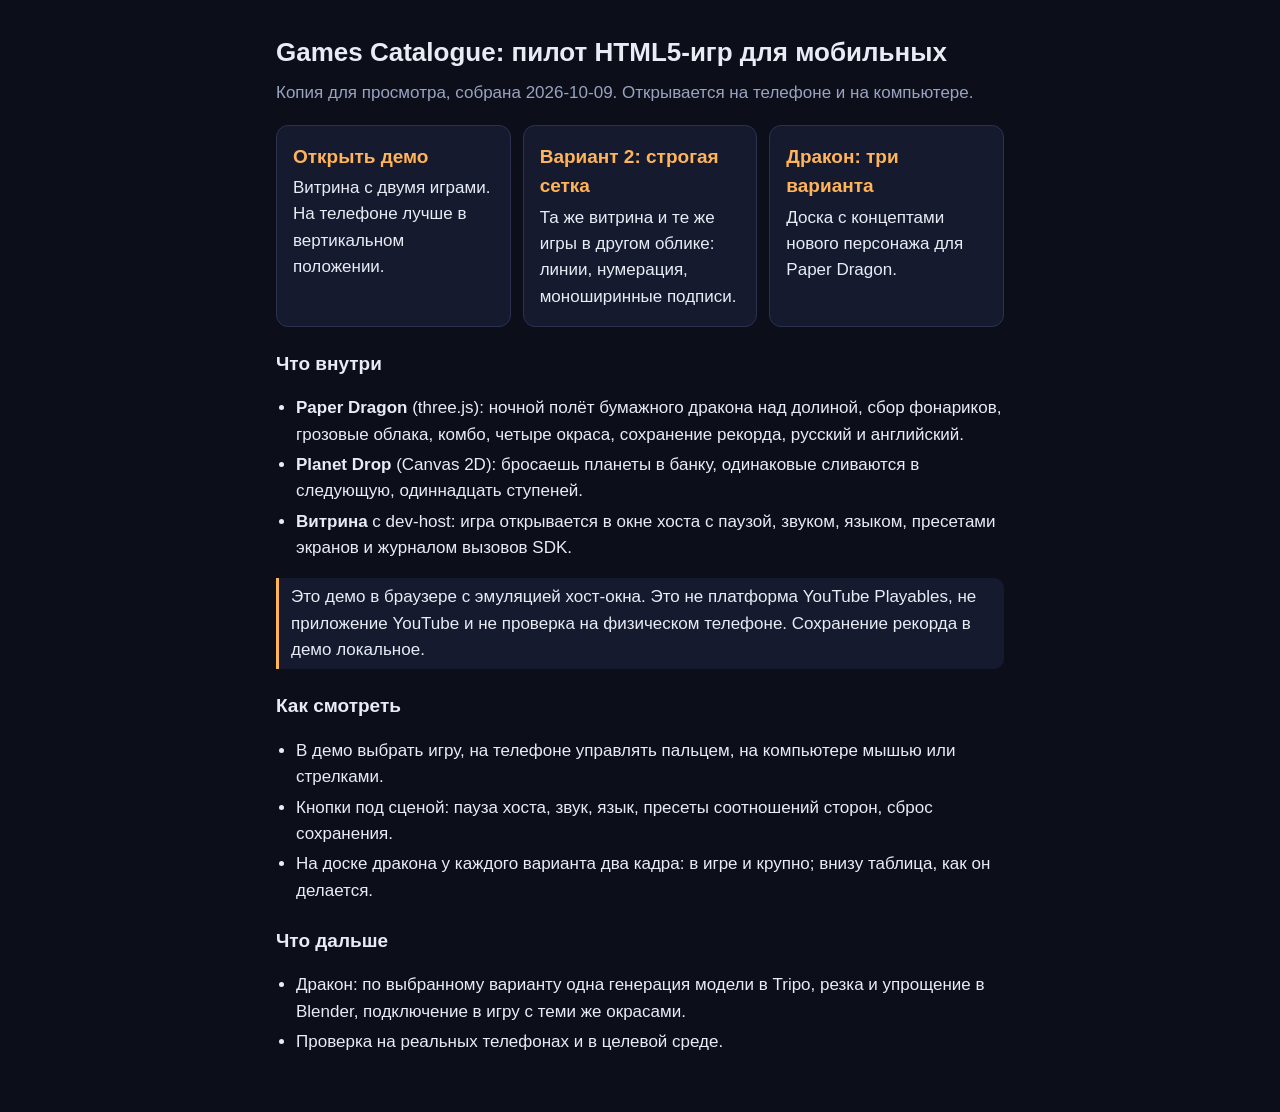
<file: index.html>
<!doctype html>
<html lang="ru">
<head>
<meta charset="utf-8">
<meta name="viewport" content="width=device-width, initial-scale=1">
<title>Games Catalogue: пилот</title>
<style>
  :root { --bg:#0c0e1a; --card:#151a2e; --line:#2a3250; --text:#e9ecf5; --muted:#9aa3c0; --accent:#ffb45a; }
  * { box-sizing: border-box; }
  body { margin:0; background:var(--bg); color:var(--text); font: 17px/1.55 -apple-system, "Helvetica Neue", Arial, sans-serif; }
  main { max-width: 760px; margin: 0 auto; padding: 24px 16px 40px; }
  h1 { font-size: 26px; margin: 8px 0 6px; }
  h2 { font-size: 19px; margin: 22px 0 8px; }
  p { margin: 8px 0; }
  .muted { color: var(--muted); }
  .links { display: flex; flex-wrap: wrap; gap: 12px; margin: 18px 0; }
  .links a { display: block; flex: 1 1 220px; background: var(--card); border: 1px solid var(--line); border-radius: 12px; padding: 16px; color: var(--text); text-decoration: none; }
  .links a strong { display: block; font-size: 19px; color: var(--accent); margin-bottom: 4px; }
  ul { padding-left: 20px; }
  li { margin: 4px 0; }
  .note { border-left: 3px solid var(--accent); padding: 6px 12px; background: var(--card); border-radius: 0 10px 10px 0; }
</style>
</head>
<body>
<main>
  <h1>Games Catalogue: пилот HTML5-игр для мобильных</h1>
  <p class="muted">Копия для просмотра, собрана 2026-10-09. Открывается на телефоне и на компьютере.</p>

  <div class="links">
    <a href="demo/"><strong>Открыть демо</strong>Витрина с двумя играми. На телефоне лучше в вертикальном положении.</a>
    <a href="grid/"><strong>Вариант 2: строгая сетка</strong>Та же витрина и те же игры в другом облике: линии, нумерация, моноширинные подписи.</a>
    <a href="dragon/"><strong>Дракон: три варианта</strong>Доска с концептами нового персонажа для Paper Dragon.</a>
  </div>

  <h2>Что внутри</h2>
  <ul>
    <li><b>Paper Dragon</b> (three.js): ночной полёт бумажного дракона над долиной, сбор фонариков, грозовые облака, комбо, четыре окраса, сохранение рекорда, русский и английский.</li>
    <li><b>Planet Drop</b> (Canvas 2D): бросаешь планеты в банку, одинаковые сливаются в следующую, одиннадцать ступеней.</li>
    <li><b>Витрина</b> с dev-host: игра открывается в окне хоста с паузой, звуком, языком, пресетами экранов и журналом вызовов SDK.</li>
  </ul>

  <p class="note">Это демо в браузере с эмуляцией хост-окна. Это не платформа YouTube Playables, не приложение YouTube и не проверка на физическом телефоне. Сохранение рекорда в демо локальное.</p>

  <h2>Как смотреть</h2>
  <ul>
    <li>В демо выбрать игру, на телефоне управлять пальцем, на компьютере мышью или стрелками.</li>
    <li>Кнопки под сценой: пауза хоста, звук, язык, пресеты соотношений сторон, сброс сохранения.</li>
    <li>На доске дракона у каждого варианта два кадра: в игре и крупно; внизу таблица, как он делается.</li>
  </ul>

  <h2>Что дальше</h2>
  <ul>
    <li>Дракон: по выбранному варианту одна генерация модели в Tripo, резка и упрощение в Blender, подключение в игру с теми же окрасами.</li>
    <li>Проверка на реальных телефонах и в целевой среде.</li>
  </ul>
</main>
</body>
</html>
</file>
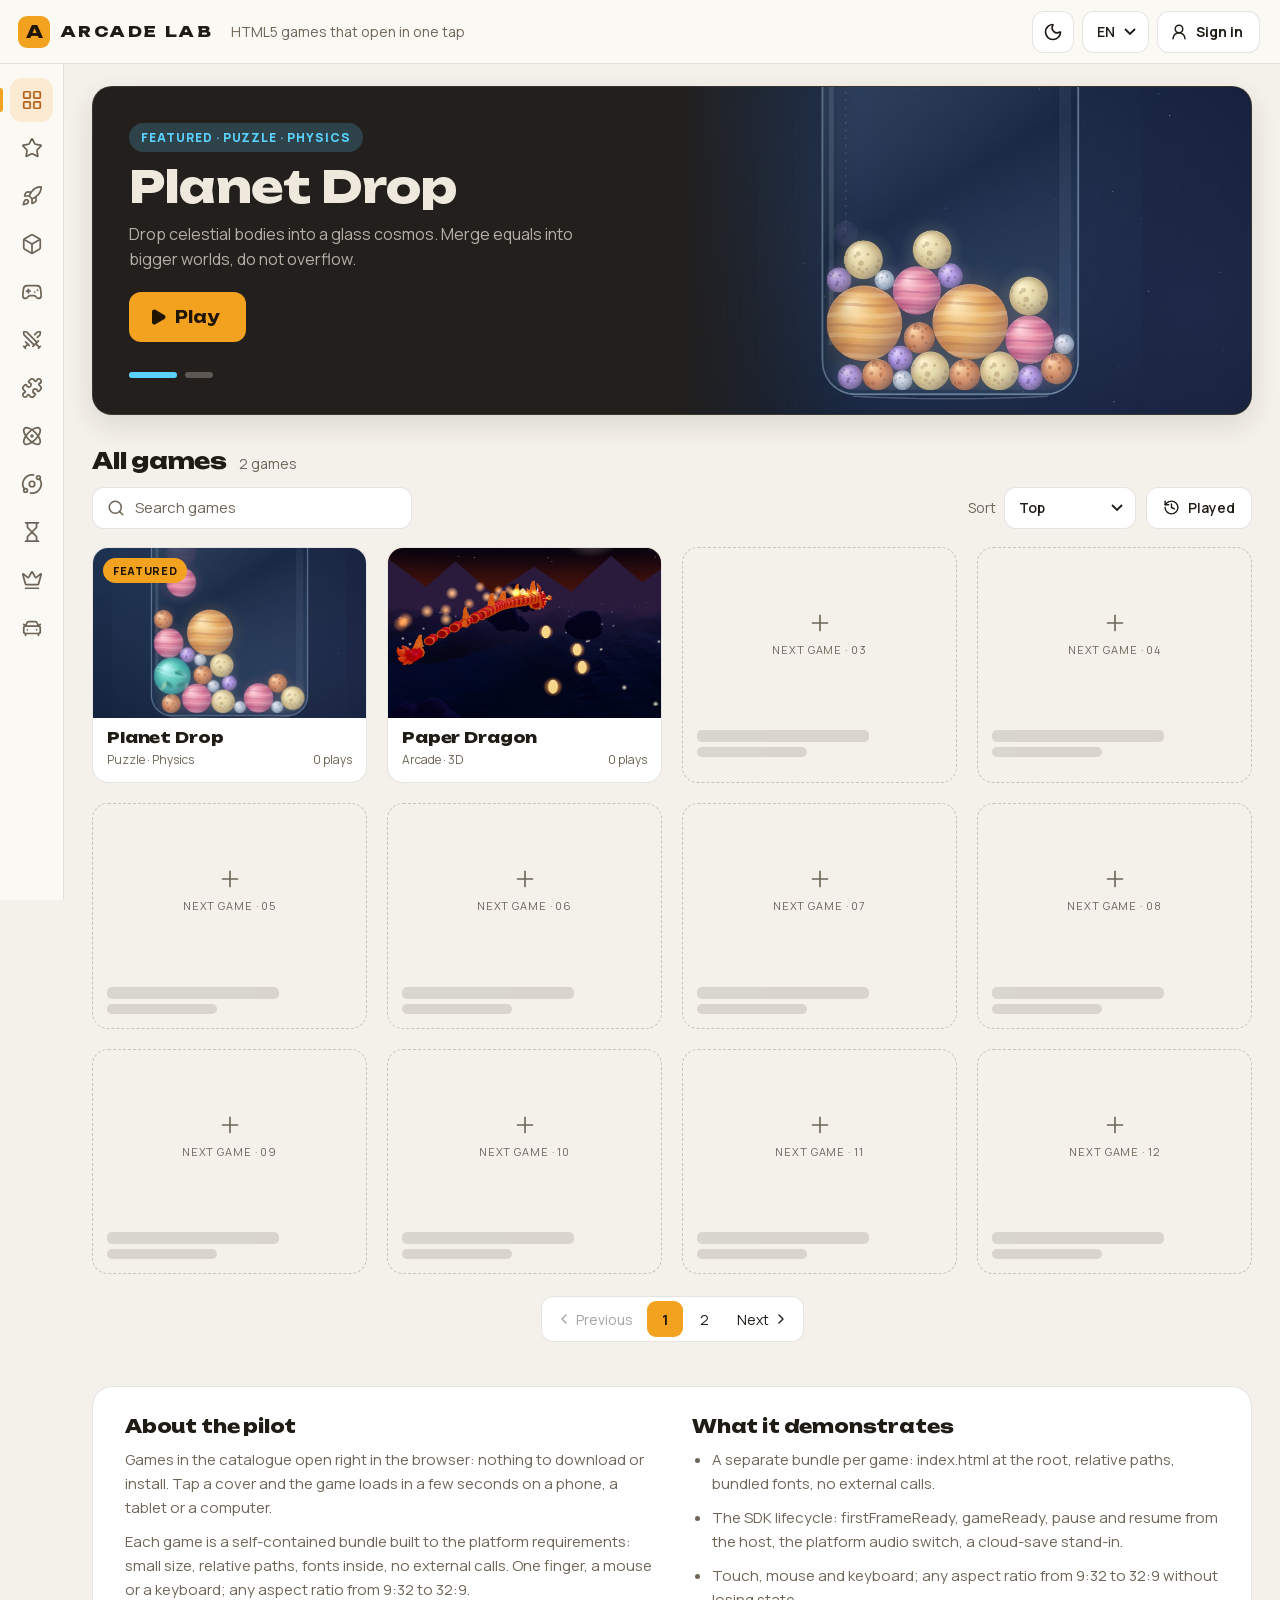
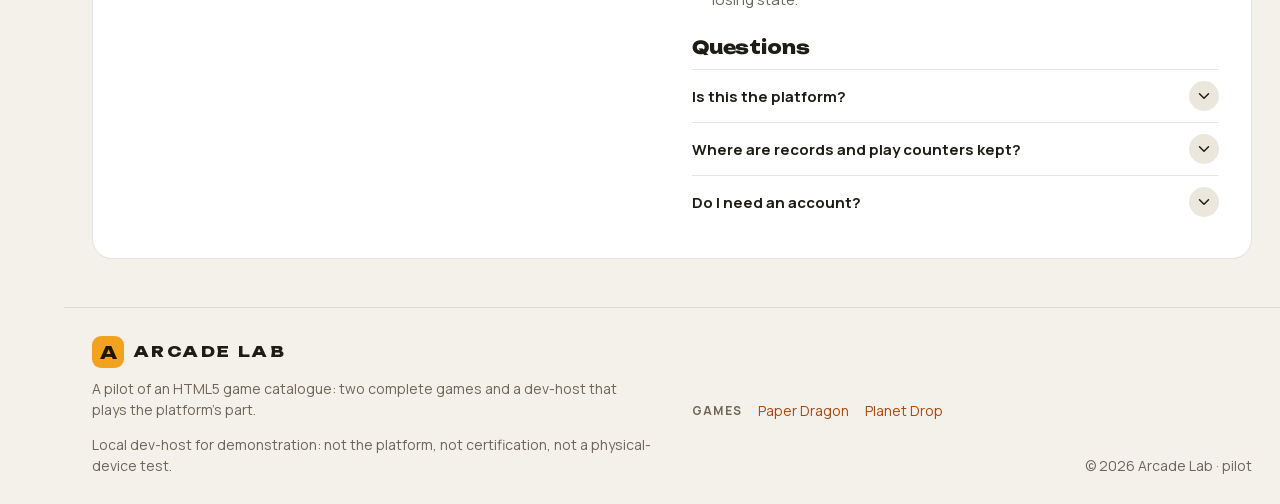
<file: demo/index.html>
<!doctype html>
<html lang="ru">
  <head>
    <meta charset="utf-8" />
    <meta name="viewport" content="width=device-width, initial-scale=1, viewport-fit=cover" />
    <meta name="color-scheme" content="light dark" />
    <title>Arcade Lab</title>
    <script type="module" crossorigin src="./assets/index-BxGy0mNh.js"></script>
    <link rel="stylesheet" crossorigin href="./assets/index-BBm2pvil.css">
  </head>
  <body>
    <div id="app"></div>
  </body>
</html>
</file>
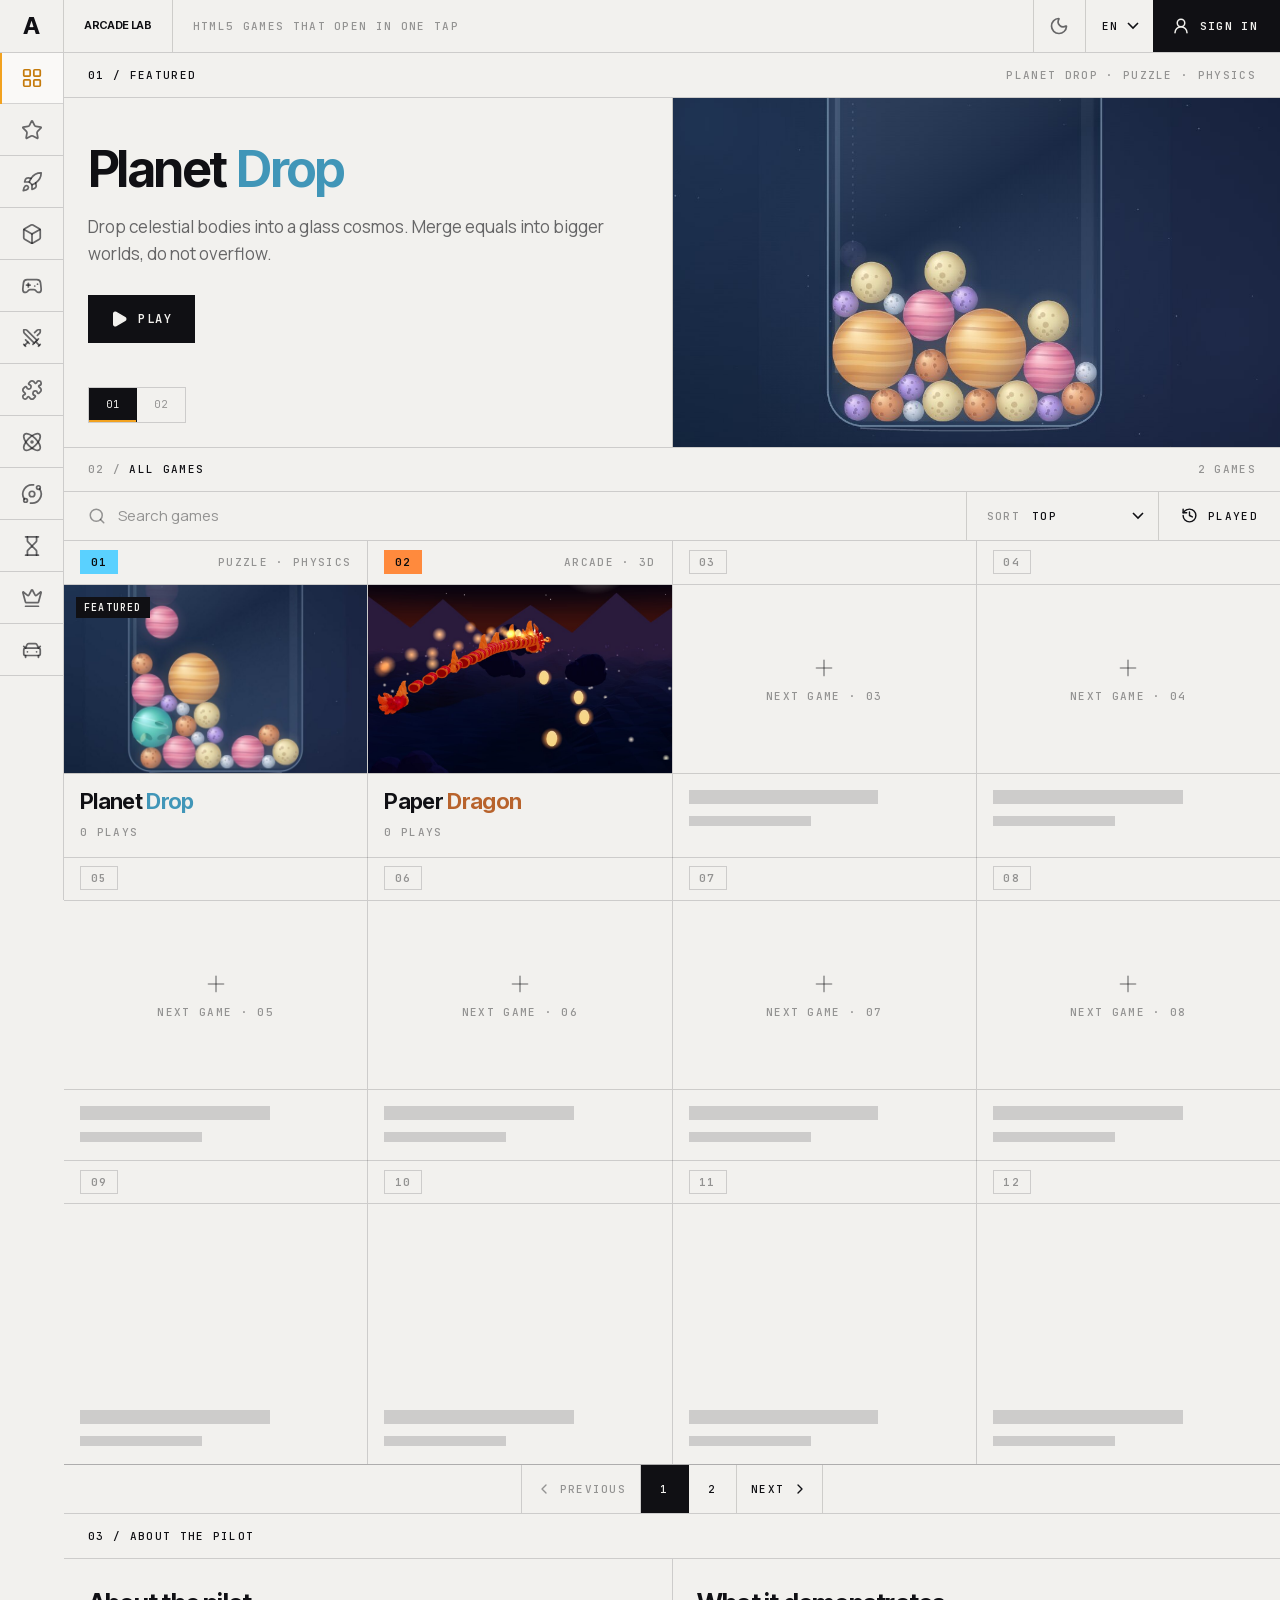
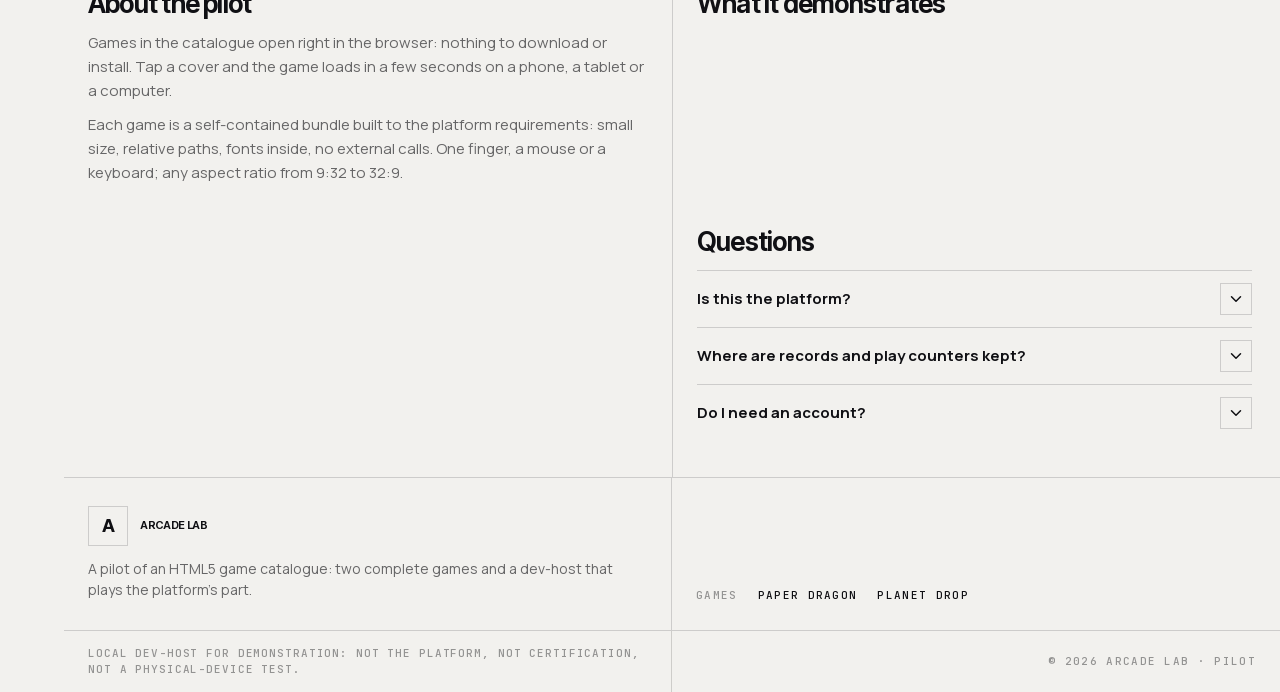
<file: grid/index.html>
<!doctype html>
<html lang="ru">
  <head>
    <meta charset="utf-8" />
    <meta name="viewport" content="width=device-width, initial-scale=1, viewport-fit=cover" />
    <meta name="color-scheme" content="light dark" />
    <title>Arcade Lab</title>
    <script type="module" crossorigin src="./assets/index-C69GEbLG.js"></script>
    <link rel="stylesheet" crossorigin href="./assets/index-LJb2v1of.css">
  </head>
  <body>
    <div id="app"></div>
  </body>
</html>
</file>
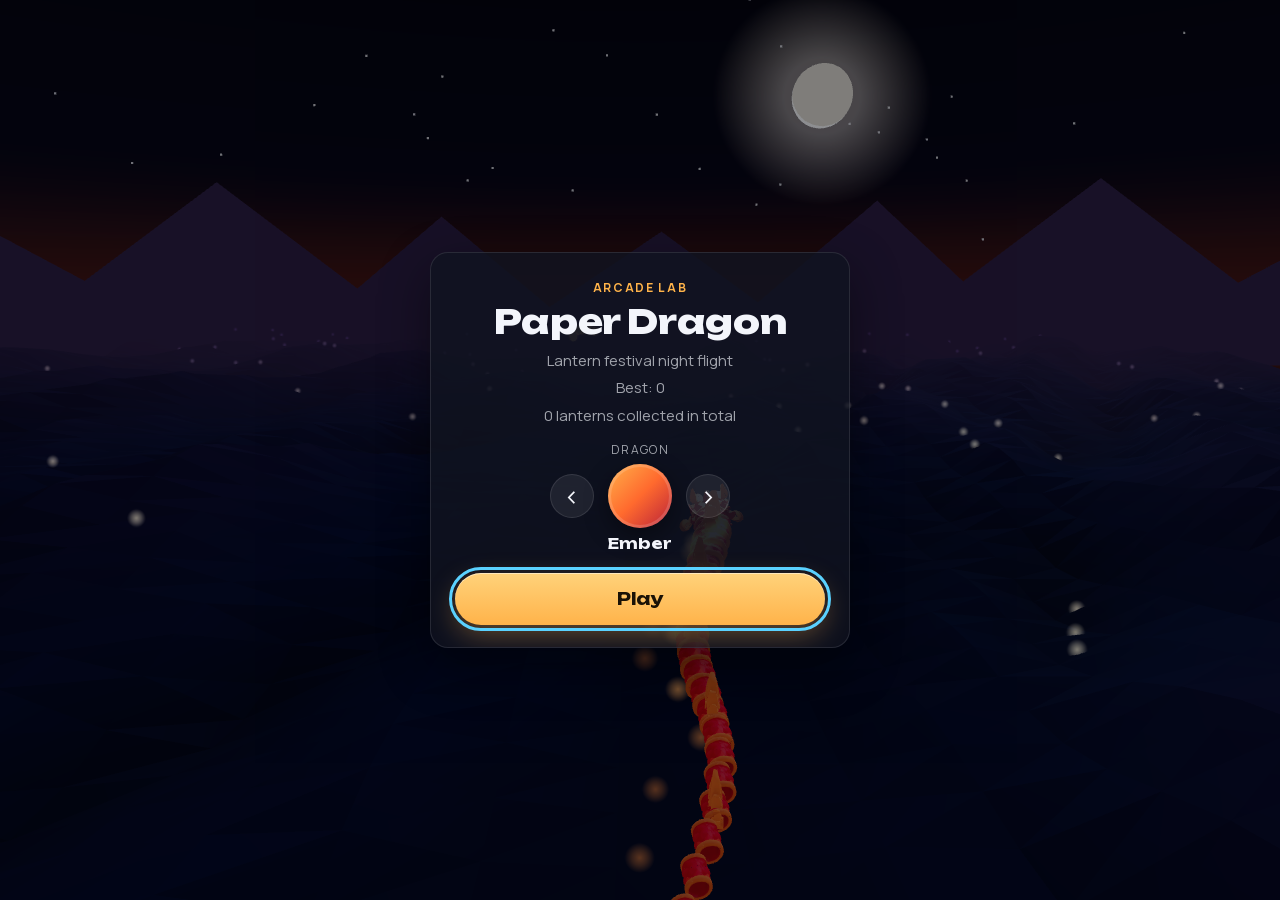
<file: demo/games/paper-dragon/index.html>
<!doctype html>
<html lang="en">
  <head>
    <meta charset="utf-8" />
    <meta name="viewport" content="width=device-width, initial-scale=1, viewport-fit=cover, user-scalable=no" />
    <meta name="color-scheme" content="dark" />
    <title>Paper Dragon</title>
    <script src="./ytgame-dev.js"></script>
    <script type="module" crossorigin src="./assets/index-nqT54b80.js"></script>
    <link rel="modulepreload" crossorigin href="./assets/three-addons-BEhXuyHL.js">
    <link rel="modulepreload" crossorigin href="./assets/three-core-DhDHvps1.js">
    <link rel="modulepreload" crossorigin href="./assets/three-renderer-hopXJZtY.js">
    <link rel="stylesheet" crossorigin href="./assets/index-Bb9I20Ii.css">
  </head>
  <body>
    <div id="app">
      <div id="boot" class="boot" aria-live="polite">
        <div class="boot__mark"></div>
        <div class="boot__label">Loading</div>
      </div>
    </div>
  </body>
</html>
</file>
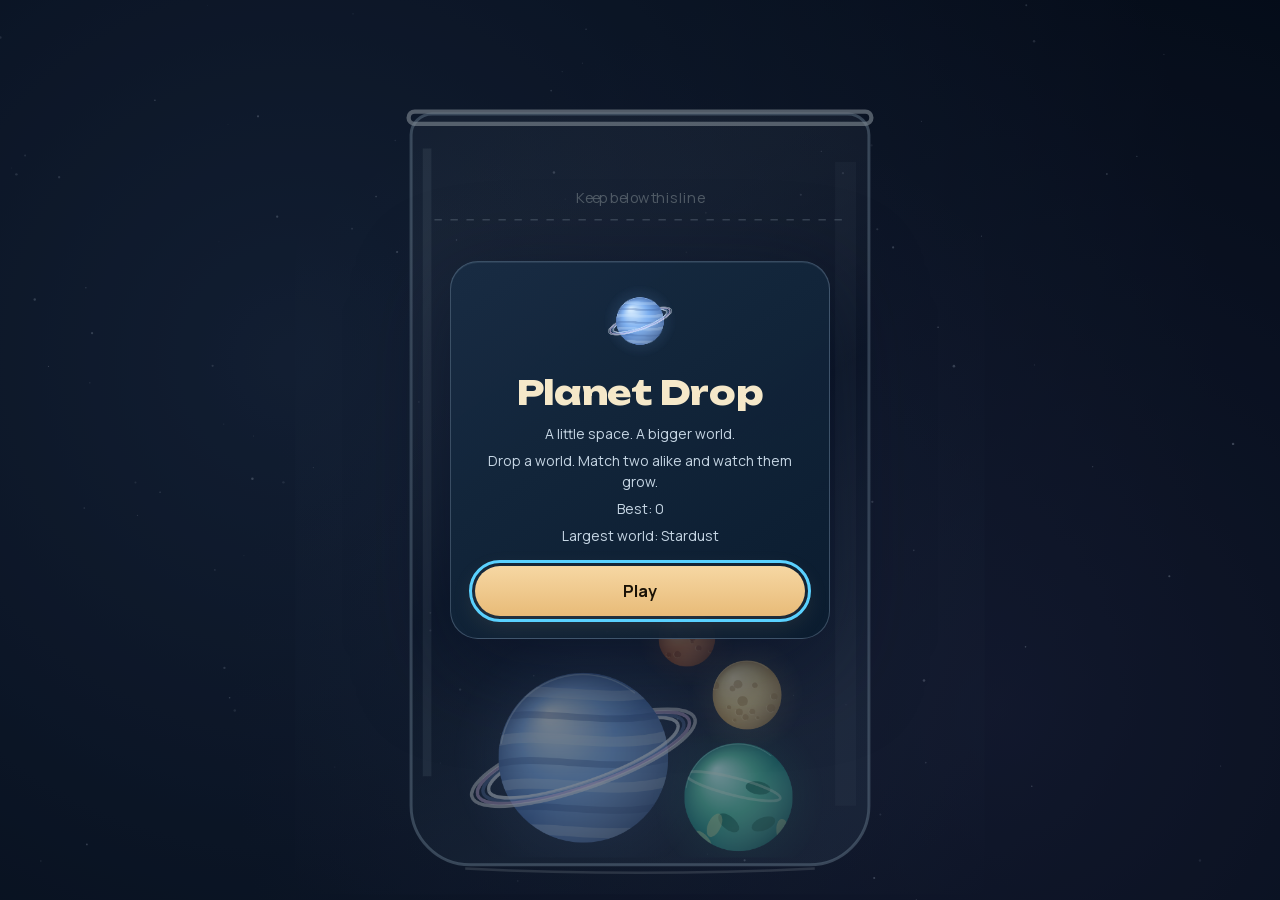
<file: demo/games/planet-drop/index.html>
<!doctype html>
<html lang="en">
  <head>
    <meta charset="utf-8" />
    <meta name="viewport" content="width=device-width, initial-scale=1, viewport-fit=cover, user-scalable=no" />
    <meta name="color-scheme" content="dark" />
    <title>Planet Drop</title>
    <script src="./ytgame-dev.js"></script>
    <link rel="icon" type="image/svg+xml" href="./favicon.svg" />
    <script type="module" crossorigin src="./assets/index-DEgTFom5.js"></script>
    <link rel="stylesheet" crossorigin href="./assets/index-68Z96NV3.css">
  </head>
  <body>
    <div id="app">
      <div id="boot" class="boot" aria-live="polite">
        <div class="boot__mark"></div>
        <div class="boot__label">Loading</div>
      </div>
    </div>
  </body>
</html>
</file>
<file: demo/assets/index-BBm2pvil.css>
@font-face{font-family:Manrope;font-style:normal;font-weight:400 800;font-display:swap;src:url([data-uri])format("woff2");unicode-range:U+460-52F,U+1C80-1C8A,U+20B4,U+2DE0-2DFF,U+A640-A69F,U+FE2E-FE2F}@font-face{font-family:Manrope;font-style:normal;font-weight:400 800;font-display:swap;src:url(./manrope-cyrillic-DJ9PYDpy.woff2)format("woff2");unicode-range:U+301,U+400-45F,U+490-491,U+4B0-4B1,U+2116}@font-face{font-family:Manrope;font-style:normal;font-weight:400 800;font-display:swap;src:url(./manrope-latin-ext-CDracvZH.woff2)format("woff2");unicode-range:U+100-2BA,U+2BD-2C5,U+2C7-2CC,U+2CE-2D7,U+2DD-2FF,U+304,U+308,U+329,U+1D00-1DBF,U+1E00-1E9F,U+1EF2-1EFF,U+2020,U+20A0-20AB,U+20AD-20C4,U+2113,U+2C60-2C7F,U+A720-A7FF}@font-face{font-family:Manrope;font-style:normal;font-weight:400 800;font-display:swap;src:url(./manrope-latin-C46ZzDBF.woff2)format("woff2");unicode-range:U+??,U+131,U+152-153,U+2BB-2BC,U+2C6,U+2DA,U+2DC,U+304,U+308,U+329,U+2000-206F,U+20AC,U+2122,U+2191,U+2193,U+2212,U+2215,U+FEFF,U+FFFD}@font-face{font-family:Unbounded;font-style:normal;font-weight:500 800;font-display:swap;src:url([data-uri])format("woff2");unicode-range:U+460-52F,U+1C80-1C8A,U+20B4,U+2DE0-2DFF,U+A640-A69F,U+FE2E-FE2F}@font-face{font-family:Unbounded;font-style:normal;font-weight:500 800;font-display:swap;src:url(./unbounded-cyrillic-D0U_xfn4.woff2)format("woff2");unicode-range:U+301,U+400-45F,U+490-491,U+4B0-4B1,U+2116}@font-face{font-family:Unbounded;font-style:normal;font-weight:500 800;font-display:swap;src:url(./unbounded-latin-CRXBNjfR.woff2)format("woff2");unicode-range:U+??,U+131,U+152-153,U+2BB-2BC,U+2C6,U+2DA,U+2DC,U+304,U+308,U+329,U+2000-206F,U+20AC,U+2122,U+2191,U+2193,U+2212,U+2215,U+FEFF,U+FFFD}:root{--al-font-ui:"Manrope", system-ui, -apple-system, "Segoe UI", Roboto, sans-serif;--al-font-display:"Unbounded", "Manrope", system-ui, sans-serif;--al-bg:#0a0d16;--al-bg-2:#121829;--al-panel:#101422d1;--al-panel-border:#ffffff1a;--al-text:#f3f5fb;--al-text-dim:#f3f5fba3;--al-accent:#ffb34a;--al-accent-2:#5ad1ff;--al-danger:#ff5c6a;--al-success:#5ee6a0;--al-radius:18px;--al-radius-sm:12px;--al-shadow:0 18px 50px #00000073;--al-safe-top:env(safe-area-inset-top,0px);--al-safe-right:env(safe-area-inset-right,0px);--al-safe-bottom:env(safe-area-inset-bottom,0px);--al-safe-left:env(safe-area-inset-left,0px);--al-hud-top-offset:calc(var(--al-safe-top) + 12px)}html,body{background:var(--al-bg);height:100%;color:var(--al-text);font-family:var(--al-font-ui);-webkit-text-size-adjust:100%;-webkit-tap-highlight-color:transparent;overscroll-behavior:none;margin:0;padding:0}*{box-sizing:border-box}button{font:inherit;color:inherit}.al-btn{appearance:none;cursor:pointer;-webkit-user-select:none;user-select:none;min-height:52px;font-family:var(--al-font-display);letter-spacing:.01em;color:#1a1206;background:linear-gradient(180deg, #ffd27a, var(--al-accent));touch-action:manipulation;border:0;border-radius:999px;padding:0 26px;font-size:17px;font-weight:700;transition:transform .12s,box-shadow .12s,filter .12s;box-shadow:0 10px 28px #ffb34a59,inset 0 1px #ffffff80}.al-btn:active{filter:brightness(.96);transform:translateY(1px)scale(.98)}.al-btn:focus-visible{outline:3px solid var(--al-accent-2);outline-offset:3px}.al-btn--ghost{color:var(--al-text);box-shadow:inset 0 0 0 1px var(--al-panel-border);background:#ffffff14}.al-btn--icon{justify-content:center;align-items:center;width:48px;min-height:48px;padding:0;display:inline-flex}.al-panel{background:var(--al-panel);border:1px solid var(--al-panel-border);border-radius:var(--al-radius);box-shadow:var(--al-shadow);-webkit-backdrop-filter:blur(18px)}.al-title{font-family:var(--al-font-display);letter-spacing:-.01em;font-weight:800;line-height:1.05}.al-dim{color:var(--al-text-dim)}.al-sr-only{clip:rect(0 0 0 0);white-space:nowrap;width:1px;height:1px;position:absolute;overflow:hidden}@media (prefers-reduced-motion:reduce){.al-btn{transition:none}}.portal{--p-bg:#f4f1ea;--p-bar:#fbf9f4;--p-surface:#fff;--p-surface-2:#ece7dd;--p-border:#2b24181f;--p-text:#1f1b15;--p-dim:#6d6557;--p-link:#a8470f;--p-tile:#fff;--p-ghost:#2b241838;--p-input:#fff;--p-accent:#f2a21f;--p-accent-ink:#1f1500;--p-accent-soft:#f2a21f29;--p-accent-text:#b4621a;--p-focus:#1f1b15;--p-shadow:0 10px 28px #2b24181f;--p-shadow-lift:0 16px 36px #2b241829;--p-bar-shadow:0 6px 20px #2b241814;--p-chev:url("data:image/svg+xml,%3Csvg xmlns='http://www.w3.org/2000/svg' width='12' height='8' viewBox='0 0 12 8'%3E%3Cpath d='M1 1l5 5 5-5' fill='none' stroke='%231f1b15' stroke-width='1.8'/%3E%3C/svg%3E");--p-bar-h:64px;--p-rail-w:64px;--p-rail-open:224px;--p-split:50%;--p-max:2560px;--p-ease:cubic-bezier(.2, .7, .2, 1);background:var(--p-bg);min-height:100vh;color:var(--p-text);flex-direction:column;animation:.28s backwards portal-in;display:flex;position:relative}:root[data-theme=dark] .portal{--p-bg:#1a1816;--p-bar:#1f1d1a;--p-surface:#262321;--p-surface-2:#312d29;--p-border:#fff4e21a;--p-text:#efe9dd;--p-dim:#efe9dd9e;--p-link:#f2b25a;--p-tile:#242120;--p-ghost:#fff4e22e;--p-input:#1f1d1a;--p-accent:#f5ad3a;--p-accent-ink:#1f1500;--p-accent-soft:#f5ad3a2e;--p-accent-text:#f5ad3a;--p-focus:#efe9dd;--p-shadow:0 12px 30px #00000059;--p-shadow-lift:0 18px 40px #00000073;--p-bar-shadow:0 6px 20px #0000004d;--p-chev:url("data:image/svg+xml,%3Csvg xmlns='http://www.w3.org/2000/svg' width='12' height='8' viewBox='0 0 12 8'%3E%3Cpath d='M1 1l5 5 5-5' fill='none' stroke='%23efe9dd' stroke-width='1.8'/%3E%3C/svg%3E")}.portal .al-btn{background:var(--p-accent);color:var(--p-accent-ink);box-shadow:none;border-radius:12px;transition:transform .12s,filter .16s,background-color .16s}.portal .al-btn:hover{filter:brightness(1.05)}.portal .al-btn:focus-visible{outline-color:var(--p-focus)}.portal .al-btn--ghost{background:var(--p-surface-2);color:var(--p-text);box-shadow:inset 0 0 0 1px var(--p-border)}@keyframes portal-in{0%{opacity:0}}@keyframes rise{0%{opacity:0;transform:translateY(10px)}}@keyframes tile-in{0%{opacity:0;transform:translateY(14px)}}@keyframes hero-img{0%{opacity:0;transform:scale(1.06)}}@keyframes icon-in{0%{opacity:0;transform:rotate(-60deg)scale(.6)}}@keyframes bump{0%{opacity:0;transform:translateY(6px)}}@keyframes pop{0%{opacity:0;transform:scale(.6)}}@keyframes shimmer{to{transform:translate(200%)}}html.theme-switching body,html.theme-switching .portal,html.theme-switching .portal *{transition:background-color .36s,color .36s,border-color .36s,box-shadow .36s!important}.is-bump{animation:bump .32s var(--p-ease)}.topbar{z-index:20;min-height:calc(var(--p-bar-h) + var(--al-safe-top));padding:var(--al-safe-top) calc(var(--al-safe-right) + 20px) 0 calc(var(--al-safe-left) + 18px);border-bottom:1px solid var(--p-border);background:var(--p-bar);color:var(--p-text);grid-template-columns:auto 1fr auto;align-items:center;gap:18px;transition:box-shadow .22s;display:grid;position:sticky;top:0}.topbar.is-scrolled{box-shadow:var(--p-bar-shadow)}.topbar__brand{min-height:44px;color:var(--p-text);align-items:center;gap:11px;text-decoration:none;display:inline-flex}.brand__mark{background:var(--p-accent);width:32px;height:32px;color:var(--p-accent-ink);font-family:var(--al-font-display);transition:transform .2s var(--p-ease);border-radius:9px;justify-content:center;align-items:center;font-size:17px;font-weight:800;line-height:1;display:inline-flex}.topbar__brand:hover .brand__mark{transform:rotate(-6deg)}.brand__name{letter-spacing:.16em;text-transform:uppercase;white-space:nowrap;font-size:15px}.topbar__tagline{color:var(--p-dim);white-space:nowrap;text-overflow:ellipsis;font-size:14px;overflow:hidden}.topbar__actions{align-items:center;gap:8px;display:flex}.topbar__icon{border:1px solid var(--p-border);background:var(--p-surface);width:42px;height:42px;color:var(--p-text);cursor:pointer;border-radius:12px;justify-content:center;align-items:center;transition:background-color .16s,border-color .16s,transform .12s;display:inline-flex}.topbar__icon svg{animation:icon-in .32s var(--p-ease)}.topbar__icon:hover,.topbar__signin:hover,.sel:hover{background-color:var(--p-surface-2)}.topbar__icon:active,.topbar__signin:active,.toggle:active,.chip-btn:active,.rail__item:active{transform:scale(.97)}.topbar__signin{border:1px solid var(--p-border);background:var(--p-surface);min-height:42px;color:var(--p-text);font:inherit;white-space:nowrap;cursor:pointer;border-radius:12px;align-items:center;gap:8px;padding:0 16px 0 12px;font-size:14px;font-weight:700;transition:background-color .16s,border-color .16s,transform .12s;display:inline-flex}.topbar__lang{display:inline-flex}.sel{appearance:none;border:1px solid var(--p-border);background:var(--p-surface) var(--p-chev) no-repeat right 12px center;min-height:42px;color:var(--p-text);font:inherit;cursor:pointer;border-radius:12px;padding:0 32px 0 14px;font-size:14px;font-weight:600;transition:background-color .16s,border-color .16s}.topbar__icon:focus-visible,.topbar__signin:focus-visible,.sel:focus-visible,.rail__item:focus-visible,.chip-btn:focus-visible,.toggle:focus-visible,.pager__btn:focus-visible,.toolbar__clear:focus-visible,.dlg__close:focus-visible,.faq__q:focus-visible{outline:3px solid var(--p-focus);outline-offset:2px}.portal__body{flex:1;align-items:stretch;display:flex}.rail{width:var(--p-rail-w);z-index:15;flex:none;position:relative}.rail__panel{top:calc(var(--p-bar-h) + var(--al-safe-top));width:var(--p-rail-w);scrollbar-width:none;background:var(--p-bar);border-right:1px solid var(--p-border);transition:width .2s var(--p-ease), box-shadow .2s ease;flex-direction:column;display:flex;position:fixed;bottom:0;left:0;overflow:hidden auto}.rail__panel::-webkit-scrollbar{display:none}.rail:hover .rail__panel,.rail:focus-within .rail__panel{width:var(--p-rail-open);box-shadow:var(--p-shadow-lift)}.rail__nav{flex-direction:column;gap:4px;padding:14px 10px 16px;display:flex}.rail__item{height:44px;color:var(--p-dim);font:inherit;text-align:left;white-space:nowrap;cursor:pointer;background:0 0;border:0;border-radius:12px;align-items:center;gap:14px;padding:0 10px 0 11px;font-size:14px;font-weight:600;transition:background-color .16s,color .16s,transform .12s;display:flex;position:relative}.rail__item:hover{background:var(--p-surface-2);color:var(--p-text)}.rail__item:before{content:"";background:var(--p-accent);width:3px;transition:transform .22s var(--p-ease);border-radius:0 3px 3px 0;position:absolute;top:10px;bottom:10px;left:-10px;transform:scaleY(0)}.rail__item.is-active{background:var(--p-accent-soft);color:var(--p-text)}.rail__item.is-active:before{transform:scaleY(1)}.rail__item.is-active .rail__item-icon{color:var(--p-accent-text)}.rail__item-icon{width:22px;height:22px;transition:color .16s ease, transform .2s var(--p-ease);flex:none;line-height:0;display:inline-flex}.rail__item:hover .rail__item-icon{transform:scale(1.08)}.rail__item-label{opacity:0;transition:opacity .14s ease, transform .2s var(--p-ease);transform:translate(-6px)}.rail:hover .rail__item-label,.rail:focus-within .rail__item-label{opacity:1;transition-delay:calc(var(--i,0) * 14ms);transform:none}.portal__main{min-width:0;padding:22px calc(var(--al-safe-right) + 28px) 48px 28px;flex:1}@media (min-width:861px){.portal .portal__main>*{max-width:var(--p-max);margin-left:auto;margin-right:auto}}.hero{grid-template-columns:minmax(0, var(--p-split)) minmax(0, 1fr);color:#efe9dd;min-height:300px;box-shadow:var(--p-shadow);background:#221f1c;border:1px solid #fff4e21a;border-radius:20px;display:grid;overflow:hidden}.hero__text{flex-direction:column;justify-content:center;align-items:flex-start;gap:12px;padding:36px 8px 36px 36px;display:flex}.hero__text>*{animation:rise .56s var(--p-ease) backwards}.hero__text>:first-child{animation-delay:80ms}.hero__text>:nth-child(2){animation-delay:.15s}.hero__text>:nth-child(3){animation-delay:.22s}.hero__text>:nth-child(4){animation-delay:.29s}.hero__text>:nth-child(5){animation-delay:.36s}.hero__dots{gap:8px;margin-top:18px;display:flex}.hero__dots[hidden]{display:none}.hero__dot{cursor:pointer;width:28px;height:6px;transition:background-color .16s ease, width .22s var(--p-ease);background:#efe9dd47;border:0;border-radius:3px;padding:0;position:relative;overflow:hidden}.hero__dot:hover{background:#efe9dd80}.hero__dot:focus-visible{outline-offset:3px;outline:2px solid #efe9dd}.hero__dot.is-active{width:48px}.hero__dot.is-active:after{content:"";background:var(--hero-a,var(--p-accent));transform-origin:0;animation:hero-progress var(--hero-interval,7s) linear forwards;position:absolute;inset:0;transform:scaleX(0)}.hero.is-paused .hero__dot.is-active:after{animation-play-state:paused}@keyframes hero-progress{to{transform:scaleX(1)}}.hero__eyebrow,.hero__title,.hero__lead,.hero__img{transition:opacity .24s}.hero.is-switching .hero__eyebrow,.hero.is-switching .hero__title,.hero.is-switching .hero__lead,.hero.is-switching .hero__img{opacity:0}.hero__eyebrow{background:color-mix(in srgb, var(--hero-a,var(--p-accent)) 20%, transparent);color:var(--hero-a,var(--p-accent));letter-spacing:.08em;text-transform:uppercase;border-radius:999px;align-items:center;gap:8px;padding:6px 12px;font-size:12px;font-weight:800;display:inline-flex}.hero__title{margin:0;font-size:clamp(30px,3.6vw,44px)}.hero__lead{color:#efe9ddb8;max-width:460px;margin:0;font-size:16px;line-height:1.55}.hero__cta{align-items:center;gap:8px;min-height:50px;margin-top:8px;padding:0 26px 0 20px;font-size:16px;text-decoration:none;display:inline-flex}.hero__cta svg{transition:transform .2s var(--p-ease)}.hero__cta:hover svg{transform:translate(2px)scale(1.1)}.hero__art{touch-action:pan-y;min-height:220px;display:block;position:relative;overflow:hidden}.hero__img{object-fit:cover;object-position:55% 50%;width:100%;height:100%;animation:hero-img 1.4s var(--p-ease) backwards;transition:transform .6s var(--p-ease), opacity .24s ease;display:block;-webkit-mask-image:linear-gradient(90deg,#0000,#000 32%);mask-image:linear-gradient(90deg,#0000,#000 32%)}.hero:hover .hero__img{transform:scale(1.03)}.chips{display:none}.section{scroll-margin-top:calc(var(--p-bar-h) + var(--al-safe-top) + 16px);align-items:baseline;gap:12px;margin:34px 0 0;display:flex}.section__title{margin:0;font-size:22px}.section__count{color:var(--p-dim);font-size:14px;display:inline-block}.toolbar{flex-wrap:wrap;align-items:center;gap:10px;margin:14px 0 18px;display:flex}.toolbar__search{border:1px solid var(--p-border);background:var(--p-input);width:min(100%,320px);height:42px;color:var(--p-dim);border-radius:12px;align-items:center;gap:8px;padding:0 8px 0 14px;transition:border-color .16s,box-shadow .16s;display:flex}.toolbar__search:focus-within{border-color:var(--p-accent);box-shadow:0 0 0 3px var(--p-accent-soft)}.toolbar__search-icon{line-height:0;transition:color .16s;display:inline-flex}.toolbar__search:focus-within .toolbar__search-icon{color:var(--p-text)}.toolbar__input{min-width:0;color:var(--p-text);font:inherit;background:0 0;border:0;outline:none;flex:1;font-size:15px}.toolbar__input::placeholder{color:var(--p-dim)}.toolbar__input::-webkit-search-cancel-button{appearance:none}.toolbar__clear{background:var(--p-surface-2);width:28px;height:28px;color:var(--p-text);cursor:pointer;animation:pop .16s var(--p-ease);border:0;border-radius:50%;flex:none;justify-content:center;align-items:center;transition:background-color .16s,transform .12s;display:inline-flex}.toolbar__clear:hover{background:var(--p-ghost)}.toolbar__clear[hidden]{display:none}.toolbar__sort{color:var(--p-dim);align-items:center;gap:8px;margin-left:auto;font-size:14px;display:inline-flex}.toggle{border:1px solid var(--p-border);background:var(--p-surface);min-height:42px;color:var(--p-text);font:inherit;cursor:pointer;border-radius:12px;align-items:center;gap:8px;padding:0 16px;font-size:14px;font-weight:600;transition:background-color .16s,color .16s,border-color .16s,transform .12s;display:inline-flex}.toggle:hover{background:var(--p-surface-2)}.toggle svg{transition:transform .26s var(--p-ease)}.toggle[aria-pressed=true]{background:var(--p-accent);color:var(--p-accent-ink);border-color:#0000}.toggle[aria-pressed=true] svg{transform:rotate(-360deg)}.tiles{grid-template-columns:repeat(auto-fill,minmax(230px,1fr));gap:20px;display:grid}.tile{border:1px solid var(--p-border);background:var(--p-tile);color:var(--p-text);animation:tile-in .42s var(--p-ease) backwards;animation-delay:calc(60ms + var(--i,0) * 50ms);transition:transform .2s var(--p-ease), box-shadow .2s ease, border-color .2s ease;border-radius:16px;flex-direction:column;text-decoration:none;display:flex;overflow:hidden}.tile:hover,.tile:focus-visible{border-color:color-mix(in srgb, var(--card-accent,var(--p-accent)) 55%, var(--p-border));box-shadow:var(--p-shadow-lift);transform:translateY(-4px)}.tile:focus-visible{outline:3px solid var(--p-focus);outline-offset:2px}.tile__media{aspect-ratio:16/10;background:linear-gradient(160deg, var(--card-accent,var(--p-accent)), #1a1816);position:relative;overflow:hidden}.tile__img{object-fit:cover;width:100%;height:100%;transition:transform .5s var(--p-ease);display:block}.tile:hover .tile__img,.tile:focus-visible .tile__img{transform:scale(1.05)}.tile__fallback{color:#fff;align-items:flex-end;padding:14px;font-size:18px;display:flex;position:absolute;inset:0}.tile__img+.tile__fallback{display:none}.tile__badge{background:var(--p-accent);color:var(--p-accent-ink);letter-spacing:.06em;text-transform:uppercase;border-radius:999px;padding:5px 10px;font-size:11px;font-weight:800;position:absolute;top:10px;left:10px}.tile__badge--muted{color:#fff;background:#0009}.tile__play{color:#fff;opacity:0;width:40px;height:40px;transition:opacity .2s ease, transform .24s var(--p-ease), background-color .16s ease;background:#1a1816c7;border-radius:50%;justify-content:center;align-items:center;display:inline-flex;position:absolute;bottom:12px;right:12px;transform:translateY(6px)scale(.9)}.tile:hover .tile__play,.tile:focus-visible .tile__play{opacity:1;transform:none}.tile__play:hover{background:var(--p-accent);color:var(--p-accent-ink)}@media (hover:none){.tile__play{opacity:1;transform:none}}.tile__body{flex-direction:column;gap:5px;padding:12px 14px 14px;display:flex}.tile__name{white-space:nowrap;text-overflow:ellipsis;font-size:15px;overflow:hidden}.tile__row{color:var(--p-dim);justify-content:space-between;gap:8px;font-size:12px;display:flex}.tile__genre{white-space:nowrap;text-overflow:ellipsis;overflow:hidden}.tile__plays{white-space:nowrap;flex:none}.tile--ghost{border-style:dashed;border-color:var(--p-ghost);color:var(--p-dim);background:0 0}.tile--ghost:hover{box-shadow:none;border-color:var(--p-ghost);transform:none}.tile__media--ghost{background:0 0;flex-direction:column;justify-content:center;align-items:center;gap:6px;display:flex}.tile__plus{line-height:0;display:inline-flex}.tile__ghost-label{letter-spacing:.08em;text-transform:uppercase;font-size:11px}.tile__skeleton{background:var(--p-ghost);opacity:.6;border-radius:5px;width:45%;height:10px;display:block;position:relative;overflow:hidden}.tile__skeleton:after{content:"";background:linear-gradient(90deg,#0000,#ffffff73,#0000);width:50%;animation:1.8s ease-in-out infinite shimmer;position:absolute;inset:0;transform:translate(-100%)}.tile__skeleton--wide{width:70%;height:12px}.empty{border:1px solid var(--p-border);background:var(--p-surface);text-align:center;animation:rise .32s var(--p-ease) backwards;border-radius:16px;margin-top:8px;padding:30px 24px}.empty[hidden]{display:none}.empty__icon{color:var(--p-dim);margin-bottom:8px;line-height:0;display:inline-flex}.empty__text{color:var(--p-dim);margin:0 0 16px}.empty__btn{min-height:46px;font-size:15px}.pager{border:1px solid var(--p-border);background:var(--p-surface);width:max-content;animation:rise .32s var(--p-ease) backwards;border-radius:12px;justify-content:center;align-items:center;gap:4px;margin:22px auto 0;padding:4px;display:flex}.pager[hidden]{display:none}.pager__gap{text-align:center;min-width:24px;color:var(--p-dim)}.pager__btn:not([disabled]):hover{background:var(--p-surface-2)}.pager__btn[disabled]{cursor:default}.pager__btn{min-width:36px;height:36px;color:var(--p-text);font:inherit;cursor:pointer;background:0 0;border:0;border-radius:9px;justify-content:center;align-items:center;gap:4px;padding:0 10px;font-size:14px;transition:background-color .16s,color .16s;display:inline-flex}.pager__btn[disabled]{opacity:.4}.pager__btn.is-current{background:var(--p-accent);color:var(--p-accent-ink);font-weight:700}.about{grid-template-columns:minmax(0, calc(var(--p-split) - 20px)) minmax(0, 1fr);border:1px solid var(--p-border);background:var(--p-surface);border-radius:20px;gap:28px 40px;margin-top:44px;padding:30px 32px;display:grid}.about h2{margin:0 0 12px;font-size:18px}.about h2:not(:first-child){margin-top:26px}.about p,.about li{max-width:64ch;color:var(--p-dim);margin:0 0 10px;font-size:15px;line-height:1.6}.about ul{margin:0;padding-left:20px}.faq{border-top:1px solid var(--p-border)}.faq__q{color:var(--p-text);cursor:pointer;-webkit-user-select:none;user-select:none;justify-content:space-between;align-items:center;gap:12px;padding:11px 0;font-size:15px;font-weight:700;list-style:none;display:flex}.faq__q::-webkit-details-marker{display:none}.faq__q::marker{content:""}.faq__chev{background:var(--p-surface-2);width:30px;height:30px;color:var(--p-text);transition:transform .26s var(--p-ease), background-color .2s ease, color .2s ease;border-radius:50%;flex:none;justify-content:center;align-items:center;line-height:0;display:inline-flex}.faq__q:hover .faq__chev{background:var(--p-ghost)}.faq[open]:not(.is-closing) .faq__chev{background:var(--p-accent);color:var(--p-accent-ink);transform:rotate(180deg)}.faq__body{overflow:hidden}.faq__a{margin:0;padding:0 42px 14px 0}.footer{grid-template-columns:minmax(0, calc(var(--p-split) - 20px)) minmax(0, 1fr);padding:28px calc(var(--al-safe-right) + 28px) calc(var(--al-safe-bottom) + 28px) calc(var(--al-safe-left) + 28px);border-top:1px solid var(--p-border);color:var(--p-dim);gap:14px 40px;font-size:14px;display:grid}.footer__brand{color:var(--p-text);align-items:center;gap:10px;margin-bottom:10px;display:inline-flex}.footer p{max-width:560px;margin:0;line-height:1.5}.footer__links{flex-wrap:wrap;align-self:end;align-items:center;gap:6px 16px;display:flex}.footer__label{letter-spacing:.1em;text-transform:uppercase;font-size:12px;font-weight:700}.footer a{color:var(--p-link);transition:background-size .22s var(--p-ease);background:linear-gradient(currentColor,currentColor) 0 100%/0 1px no-repeat;text-decoration:none}.footer a:hover{background-size:100% 1px}.footer__note{grid-column:1}.footer__copy{grid-column:2;place-self:end}.dlg{border:1px solid var(--p-border);background:var(--p-surface);max-width:420px;color:var(--p-text);box-shadow:var(--p-shadow-lift);opacity:0;transition:opacity .22s var(--p-ease), transform .26s var(--p-ease), overlay .26s allow-discrete, display .26s allow-discrete;border-radius:18px;padding:26px 28px;position:relative;transform:translateY(14px)scale(.97)}.dlg[open]{opacity:1;transform:none}@starting-style{.dlg[open]{opacity:0;transform:translateY(14px)scale(.97)}}.dlg::backdrop{transition:background-color .24s ease, overlay .24s allow-discrete, display .24s allow-discrete;background:#1f1b1500}.dlg[open]::backdrop{background:#1f1b158c}@starting-style{.dlg[open]::backdrop{background:#1f1b1500}}.dlg h2{margin:0 0 10px;padding-right:36px;font-size:18px}.dlg p{color:var(--p-dim);margin:0 0 18px;line-height:1.5}.dlg__close{background:var(--p-surface-2);width:36px;height:36px;color:var(--p-text);cursor:pointer;transition:background-color .16s ease, transform .16s var(--p-ease);border:0;border-radius:50%;justify-content:center;align-items:center;display:inline-flex;position:absolute;top:12px;right:12px}.dlg__close:hover{background:var(--p-ghost);transform:rotate(90deg)}@media (max-width:1100px){.topbar__tagline{display:none}}@media (max-width:860px){.topbar{padding-right:calc(var(--al-safe-right) + 12px);padding-left:calc(var(--al-safe-left) + 14px);grid-template-columns:auto 1fr;gap:8px}.topbar__actions{justify-self:end}.rail{display:none}.portal__main{padding:14px calc(var(--al-safe-right) + 16px) 32px calc(var(--al-safe-left) + 16px)}.hero{border-radius:18px;grid-template-columns:1fr;min-height:0}.hero__art{aspect-ratio:16/9;order:-1;min-height:0}.hero__img{-webkit-mask-image:linear-gradient(#000 60%,#0000);mask-image:linear-gradient(#000 60%,#0000)}.hero__text{gap:10px;margin-top:-36px;padding:0 20px 22px}.hero__title{font-size:28px}.hero__lead{font-size:15px}.chips{scrollbar-width:none;gap:8px;margin:18px -16px 0;padding:0 16px 6px;display:flex;overflow-x:auto}.chips::-webkit-scrollbar{display:none}.chip-btn{border:1px solid var(--p-border);background:var(--p-surface);min-height:38px;color:var(--p-text);font:inherit;cursor:pointer;animation:rise .36s var(--p-ease) backwards;animation-delay:calc(var(--i,0) * 30ms);border-radius:999px;flex:none;align-items:center;gap:7px;padding:0 13px 0 10px;font-size:13px;font-weight:600;transition:background-color .16s,color .16s,border-color .16s,transform .12s;display:inline-flex}.chip-btn-icon{width:18px;height:18px;color:var(--p-dim);line-height:0;transition:color .16s;display:inline-flex}.chip-btn-icon svg{width:18px;height:18px}.chip-btn.is-active{background:var(--p-accent);color:var(--p-accent-ink);border-color:#0000}.chip-btn.is-active .chip-btn-icon{color:var(--p-accent-ink)}.section{margin-top:18px}.section__title{font-size:20px}.toolbar{margin:12px 0 14px}.toolbar__search{width:100%}.toolbar__sort{margin-left:0}.tiles{grid-template-columns:repeat(auto-fill,minmax(150px,1fr));gap:12px}.tile__body{gap:4px;padding:10px 11px 12px}.tile__name{font-size:13px}.tile__row{font-size:11px}.tile__play{width:34px;height:34px;bottom:8px;right:8px}.about{border-radius:18px;grid-template-columns:1fr;gap:6px;margin-top:30px;padding:22px 18px}.faq__a{padding-right:0}.footer{padding-right:calc(var(--al-safe-right) + 16px);padding-left:calc(var(--al-safe-left) + 16px);grid-template-columns:1fr;gap:12px}.footer__note,.footer__copy{grid-column:1;justify-self:start}}@media (max-width:480px){.topbar .brand__name{display:none}.toolbar__sort>span{clip:rect(0 0 0 0);white-space:nowrap;width:1px;height:1px;position:absolute;overflow:hidden}.topbar__signin{padding:0 12px 0 10px;font-size:13px}.sel--bar{background-position:right 10px center;padding:0 28px 0 10px}}@media (prefers-reduced-motion:reduce){.portal,.portal *,.portal :before,.portal :after,.dlg{transition-duration:.01ms!important;transition-delay:0s!important;animation-duration:.01ms!important;animation-delay:0s!important}.dlg::backdrop{transition-duration:.01ms!important;transition-delay:0s!important;animation-duration:.01ms!important;animation-delay:0s!important}}.tile__head,.tile__play-label,.tile__play-arrow{display:none}.tile__play-icon{display:block}@media (min-width:861px){.portal .footer{margin-left:var(--p-rail-w)}}@media (min-width:1500px){.portal .footer{padding-left:max(calc(var(--al-safe-left) + 28px), calc((100% - var(--p-max) - var(--p-rail-w)) / 2));padding-right:max(calc(var(--al-safe-right) + 28px), calc((100% - var(--p-max) - var(--p-rail-w)) / 2))}}.host{background:#05070c;grid-template-rows:auto 1fr auto;grid-template-columns:1fr;display:grid;position:fixed;inset:0}.host--log{grid-template-columns:1fr minmax(260px,340px)}.host__bar{padding:calc(var(--al-safe-top) + 8px) calc(var(--al-safe-right) + 12px) 8px calc(var(--al-safe-left) + 12px);border-bottom:1px solid var(--al-panel-border);scrollbar-width:none;background:#0a0d16eb;grid-column:1/-1;align-items:center;gap:10px;display:flex;overflow-x:auto}.host__bar::-webkit-scrollbar{display:none}.host__bar .al-btn{white-space:nowrap;flex:none;min-height:44px;padding:0 14px;font-size:14px}.host__title{flex:1;align-items:baseline;gap:10px;min-width:0;display:flex;overflow:hidden}.host__name{font-family:var(--al-font-display);white-space:nowrap;text-overflow:ellipsis;min-width:0;font-size:15px;font-weight:700;overflow:hidden}.host__status{white-space:nowrap;text-overflow:ellipsis;border-radius:999px;min-width:0;padding:3px 8px;font-size:12px;overflow:hidden}.host__status--loading{color:var(--al-accent);background:#ffb34a2e}.host__status--ready{color:var(--al-success);background:#5ee6a029}.host__actions{flex:none;align-items:center;gap:8px;display:flex}.host__select{appearance:none;border:1px solid var(--al-panel-border);min-height:44px;color:var(--al-text);font:inherit;background:#ffffff14 url("data:image/svg+xml,%3Csvg xmlns='http://www.w3.org/2000/svg' width='12' height='8' viewBox='0 0 12 8'%3E%3Cpath d='M1 1l5 5 5-5' fill='none' stroke='%23f3f5fb' stroke-width='1.8'/%3E%3C/svg%3E") right 12px center no-repeat;border-radius:999px;padding:0 32px 0 12px;font-size:14px;font-weight:600}.host__stage{background:#05070c;justify-content:center;align-items:center;padding:0;display:flex;position:relative;overflow:hidden;container-type:size}.host__frame{background:var(--al-bg);width:100%;max-width:100%;height:100%;max-height:100%;position:relative;overflow:hidden}.host__frame--phone{aspect-ratio:9/16;width:auto;height:min(100%,860px,177.778cqw);box-shadow:0 0 0 10px #1a1f2e, var(--al-shadow);border-radius:28px}.host__frame--square{aspect-ratio:1;border-radius:18px;width:auto;height:min(100%,820px,100cqw)}.host__frame--wide{aspect-ratio:16/9;border-radius:18px;width:min(100%,1280px,177.778cqh);height:auto}.host__frame--tall{aspect-ratio:9/32;width:auto;height:min(100%,355.556cqw);box-shadow:0 0 0 10px #1a1f2e, var(--al-shadow);border-radius:28px}.host__frame--ultrawide{aspect-ratio:32/9;border-radius:18px;width:min(100%,355.556cqh);height:auto}.host__frame--fill{border-radius:0}.host__iframe{background:var(--al-bg);border:0;width:100%;height:100%;display:block;position:absolute;inset:0}.host__spinner{pointer-events:none;background:#05070c99;flex-direction:column;justify-content:center;align-items:center;gap:12px;display:flex;position:absolute;inset:0}.host__spinner[hidden]{display:none}.host__spinner-ring{border:4px solid #ffffff1f;border-top-color:var(--game-accent,var(--al-accent));border-radius:50%;width:54px;height:54px;animation:.9s linear infinite host-spin}.host__spinner-label{letter-spacing:.18em;text-transform:uppercase;color:var(--al-text-dim);font-size:12px}@keyframes host-spin{to{transform:rotate(360deg)}}.host__paused{-webkit-backdrop-filter:blur(6px);background:#05070cb8;justify-content:center;align-items:center;display:flex;position:absolute;inset:0}.host__paused[hidden]{display:none}.host__paused-label{font-family:var(--al-font-display);letter-spacing:.04em;font-size:22px;font-weight:800}.host__log{border-left:1px solid var(--al-panel-border);background:#0a0d16f5;flex-direction:column;grid-area:2/2;min-height:0;font-size:12px;display:flex}.host__log[hidden]{display:none}.host__log-head{border-bottom:1px solid var(--al-panel-border);justify-content:space-between;align-items:center;gap:8px;padding:12px 14px;font-weight:700;display:flex}.host__badge{letter-spacing:.08em;text-transform:uppercase;color:var(--al-accent);white-space:nowrap;background:#ffb34a24;border-radius:999px;padding:4px 8px;font-size:11px;font-weight:700}.host__devbadge{min-height:22px;padding:3px calc(var(--al-safe-right) + 12px) calc(var(--al-safe-bottom) + 3px) calc(var(--al-safe-left) + 12px);letter-spacing:.08em;text-transform:uppercase;color:var(--al-accent);border-top:1px solid var(--al-panel-border);white-space:nowrap;background:#0a0d16eb;grid-column:1/-1;justify-content:center;align-items:center;font-size:11px;font-weight:700;display:flex}.host__log-list{flex:1;margin:0;padding:8px 10px;font-family:ui-monospace,SFMono-Regular,Menlo,monospace;list-style:none;overflow:auto}.host__log-item{border-bottom:1px dashed #ffffff0f;grid-template-columns:70px 1fr;gap:2px 8px;padding:5px 4px;display:grid}.host__log-time{color:var(--al-text-dim)}.host__log-kind{font-weight:700}.host__log-detail{color:var(--al-text-dim);word-break:break-all;grid-column:2}.host__log-item--gameready .host__log-kind{color:var(--al-success)}.host__log-item--savedata .host__log-kind,.host__log-item--loaddata .host__log-kind{color:var(--al-accent-2)}.host__log-item--eventpause .host__log-kind,.host__log-item--eventresume .host__log-kind{color:var(--al-accent)}.host__clear{min-height:44px;margin:10px;font-size:13px}.host__btn{align-items:center;gap:7px;display:inline-flex}.host__icon{line-height:0;display:inline-flex}@media (max-width:1024px){.host__label,.host__name{display:none}.host__btn{justify-content:center;width:44px;padding:0!important}.host__title{justify-content:center}}@media (max-width:760px){.host__select{background-position:right 8px center;min-height:44px;padding-left:10px;padding-right:26px;font-size:13px}.host--log{grid-template-rows:auto 1fr 40vh auto;grid-template-columns:1fr}.host__log{border-left:0;border-top:1px solid var(--al-panel-border);grid-area:3/1}.host__select--frame{display:none}}body{background:var(--al-bg);min-height:100%}:root[data-theme=light] body{background:#f4f1ea}
</file>
<file: grid/assets/index-LJb2v1of.css>
@font-face{font-family:Manrope;font-style:normal;font-weight:400 800;font-display:swap;src:url([data-uri])format("woff2");unicode-range:U+460-52F,U+1C80-1C8A,U+20B4,U+2DE0-2DFF,U+A640-A69F,U+FE2E-FE2F}@font-face{font-family:Manrope;font-style:normal;font-weight:400 800;font-display:swap;src:url(./manrope-cyrillic-DJ9PYDpy.woff2)format("woff2");unicode-range:U+301,U+400-45F,U+490-491,U+4B0-4B1,U+2116}@font-face{font-family:Manrope;font-style:normal;font-weight:400 800;font-display:swap;src:url(./manrope-latin-ext-CDracvZH.woff2)format("woff2");unicode-range:U+100-2BA,U+2BD-2C5,U+2C7-2CC,U+2CE-2D7,U+2DD-2FF,U+304,U+308,U+329,U+1D00-1DBF,U+1E00-1E9F,U+1EF2-1EFF,U+2020,U+20A0-20AB,U+20AD-20C4,U+2113,U+2C60-2C7F,U+A720-A7FF}@font-face{font-family:Manrope;font-style:normal;font-weight:400 800;font-display:swap;src:url(./manrope-latin-C46ZzDBF.woff2)format("woff2");unicode-range:U+??,U+131,U+152-153,U+2BB-2BC,U+2C6,U+2DA,U+2DC,U+304,U+308,U+329,U+2000-206F,U+20AC,U+2122,U+2191,U+2193,U+2212,U+2215,U+FEFF,U+FFFD}@font-face{font-family:Unbounded;font-style:normal;font-weight:500 800;font-display:swap;src:url([data-uri])format("woff2");unicode-range:U+460-52F,U+1C80-1C8A,U+20B4,U+2DE0-2DFF,U+A640-A69F,U+FE2E-FE2F}@font-face{font-family:Unbounded;font-style:normal;font-weight:500 800;font-display:swap;src:url(./unbounded-cyrillic-D0U_xfn4.woff2)format("woff2");unicode-range:U+301,U+400-45F,U+490-491,U+4B0-4B1,U+2116}@font-face{font-family:Unbounded;font-style:normal;font-weight:500 800;font-display:swap;src:url(./unbounded-latin-CRXBNjfR.woff2)format("woff2");unicode-range:U+??,U+131,U+152-153,U+2BB-2BC,U+2C6,U+2DA,U+2DC,U+304,U+308,U+329,U+2000-206F,U+20AC,U+2122,U+2191,U+2193,U+2212,U+2215,U+FEFF,U+FFFD}:root{--al-font-ui:"Manrope", system-ui, -apple-system, "Segoe UI", Roboto, sans-serif;--al-font-display:"Unbounded", "Manrope", system-ui, sans-serif;--al-bg:#0a0d16;--al-bg-2:#121829;--al-panel:#101422d1;--al-panel-border:#ffffff1a;--al-text:#f3f5fb;--al-text-dim:#f3f5fba3;--al-accent:#ffb34a;--al-accent-2:#5ad1ff;--al-danger:#ff5c6a;--al-success:#5ee6a0;--al-radius:18px;--al-radius-sm:12px;--al-shadow:0 18px 50px #00000073;--al-safe-top:env(safe-area-inset-top,0px);--al-safe-right:env(safe-area-inset-right,0px);--al-safe-bottom:env(safe-area-inset-bottom,0px);--al-safe-left:env(safe-area-inset-left,0px);--al-hud-top-offset:calc(var(--al-safe-top) + 12px)}html,body{background:var(--al-bg);height:100%;color:var(--al-text);font-family:var(--al-font-ui);-webkit-text-size-adjust:100%;-webkit-tap-highlight-color:transparent;overscroll-behavior:none;margin:0;padding:0}*{box-sizing:border-box}button{font:inherit;color:inherit}.al-btn{appearance:none;cursor:pointer;-webkit-user-select:none;user-select:none;min-height:52px;font-family:var(--al-font-display);letter-spacing:.01em;color:#1a1206;background:linear-gradient(180deg, #ffd27a, var(--al-accent));touch-action:manipulation;border:0;border-radius:999px;padding:0 26px;font-size:17px;font-weight:700;transition:transform .12s,box-shadow .12s,filter .12s;box-shadow:0 10px 28px #ffb34a59,inset 0 1px #ffffff80}.al-btn:active{filter:brightness(.96);transform:translateY(1px)scale(.98)}.al-btn:focus-visible{outline:3px solid var(--al-accent-2);outline-offset:3px}.al-btn--ghost{color:var(--al-text);box-shadow:inset 0 0 0 1px var(--al-panel-border);background:#ffffff14}.al-btn--icon{justify-content:center;align-items:center;width:48px;min-height:48px;padding:0;display:inline-flex}.al-panel{background:var(--al-panel);border:1px solid var(--al-panel-border);border-radius:var(--al-radius);box-shadow:var(--al-shadow);-webkit-backdrop-filter:blur(18px)}.al-title{font-family:var(--al-font-display);letter-spacing:-.01em;font-weight:800;line-height:1.05}.al-dim{color:var(--al-text-dim)}.al-sr-only{clip:rect(0 0 0 0);white-space:nowrap;width:1px;height:1px;position:absolute;overflow:hidden}@media (prefers-reduced-motion:reduce){.al-btn{transition:none}}@font-face{font-family:Inter Tight;font-style:normal;font-weight:400 700;font-display:swap;src:url(./inter-tight-cyrillic-CjW9RCxc.woff2)format("woff2");unicode-range:U+301,U+400-45F,U+490-491,U+4B0-4B1,U+2116}@font-face{font-family:Inter Tight;font-style:normal;font-weight:400 700;font-display:swap;src:url(./inter-tight-latin-4AtXCUT1.woff2)format("woff2");unicode-range:U+??,U+131,U+152-153,U+2BB-2BC,U+2C6,U+2DA,U+2DC,U+304,U+308,U+329,U+2000-206F,U+20AC,U+2122,U+2191,U+2193,U+2212,U+2215,U+FEFF,U+FFFD}@font-face{font-family:JetBrains Mono;font-style:normal;font-weight:400 700;font-display:swap;src:url(./jetbrains-mono-cyrillic-D2jMJ_bk.woff2)format("woff2");unicode-range:U+301,U+400-45F,U+490-491,U+4B0-4B1,U+2116}@font-face{font-family:JetBrains Mono;font-style:normal;font-weight:400 700;font-display:swap;src:url(./jetbrains-mono-latin-Db4Uuiha.woff2)format("woff2");unicode-range:U+??,U+131,U+152-153,U+2BB-2BC,U+2C6,U+2DA,U+2DC,U+304,U+308,U+329,U+2000-206F,U+20AC,U+2122,U+2191,U+2193,U+2212,U+2215,U+FEFF,U+FFFD}.portal{--g-bg:#f2f1ee;--g-raised:#faf9f7;--g-sunken:#e9e8e4;--g-ink:#101014;--g-ink-strong:#000;--g-muted:#1010149e;--g-faint:#1010146b;--g-line:#10101429;--g-line-strong:#10101466;--g-accent:#c57b0c;--g-accent-bg:#f2a21f;--g-accent-ink:#1a1200;--g-invert-bg:#101014;--g-invert-fg:#f2f1ee;--g-focus:#101014;--g-mix:#000;--g-mix-amount:72%;--g-chev:url("data:image/svg+xml,%3Csvg xmlns='http://www.w3.org/2000/svg' width='12' height='8' viewBox='0 0 12 8'%3E%3Cpath d='M1 1l5 5 5-5' fill='none' stroke='%23101014' stroke-width='1.6'/%3E%3C/svg%3E");--g-mono:"JetBrains Mono", ui-monospace, SFMono-Regular, Menlo, monospace;--g-display:"Inter Tight", "Manrope", system-ui, sans-serif;--g-bar-h:52px;--g-rail-w:64px;--g-rail-open:232px;--g-frame:0px;--g-split:50%;--g-max:2560px;--g-ease:cubic-bezier(.2, .7, .2, 1);background:var(--g-bg);min-height:100vh;color:var(--g-ink);font-family:var(--al-font-ui);flex-direction:column;animation:.28s backwards portal-in;display:flex;position:relative}:root[data-theme=dark] .portal{--g-bg:#121316;--g-raised:#17181c;--g-sunken:#0a0a0c;--g-ink:#f2f1ee;--g-ink-strong:#fff;--g-muted:#f2f1ee99;--g-faint:#f2f1ee61;--g-line:#f2f1ee26;--g-line-strong:#f2f1ee66;--g-accent:#ffb347;--g-accent-bg:#ffb347;--g-accent-ink:#1a1200;--g-invert-bg:#fff;--g-invert-fg:#0b0b0c;--g-focus:#f2f1ee;--g-mix:#fff;--g-mix-amount:86%;--g-chev:url("data:image/svg+xml,%3Csvg xmlns='http://www.w3.org/2000/svg' width='12' height='8' viewBox='0 0 12 8'%3E%3Cpath d='M1 1l5 5 5-5' fill='none' stroke='%23f2f1ee' stroke-width='1.6'/%3E%3C/svg%3E")}.portal .al-title{font-family:var(--g-display);letter-spacing:-.03em;font-weight:650;line-height:1.02}.topbar__tagline,.brand__name,.topbar__signin,.sel,.rail__item,.chip-btn,.section,.toolbar__sort,.toggle,.tile__head,.tile__row,.tile__badge,.tile__ghost-label,.tile__play,.hero__eyebrow,.hero:before,.hero:after,.about:before,.footer__label,.footer__note,.footer__copy,.footer a,.pager__btn,.hero__cta,.empty__btn{font-family:var(--g-mono);letter-spacing:.12em;text-transform:uppercase;font-size:11px;font-weight:500}.t-accent{color:color-mix(in srgb, var(--card-accent,var(--g-accent-bg)) var(--g-mix-amount), var(--g-mix))}.hero .t-accent{color:color-mix(in srgb, var(--hero-a,var(--g-accent-bg)) var(--g-mix-amount), var(--g-mix))}.portal .al-btn{background:var(--g-invert-bg);min-height:48px;color:var(--g-invert-fg);font-family:var(--g-mono);letter-spacing:.14em;text-transform:uppercase;box-shadow:none;border-radius:0;padding:0 22px;font-size:12px;font-weight:600;transition:background-color .16s,color .16s,opacity .16s,transform .12s}.portal .al-btn:hover{opacity:.88}.portal .al-btn:focus-visible{outline-color:var(--g-focus)}.portal .al-btn--ghost{color:var(--g-ink);box-shadow:inset 0 0 0 1px var(--g-line-strong);background:0 0}.portal .al-btn--ghost:hover{opacity:1;background:var(--g-raised)}@keyframes portal-in{0%{opacity:0}}@keyframes rise{0%{opacity:0;transform:translateY(10px)}}@keyframes tile-in{0%{opacity:0;transform:translateY(10px)}}@keyframes hero-img{0%{opacity:0}}@keyframes icon-in{0%{opacity:0;transform:rotate(-60deg)scale(.6)}}@keyframes bump{0%{opacity:0;transform:translateY(4px)}}@keyframes pop{0%{opacity:0;transform:scale(.6)}}html.theme-switching body,html.theme-switching .portal,html.theme-switching .portal *{transition:background-color .36s,color .36s,border-color .36s!important}.is-bump{animation:bump .32s var(--g-ease)}.topbar{z-index:20;min-height:calc(var(--g-bar-h) + var(--al-safe-top));padding:var(--al-safe-top) 0 0 0;border-bottom:1px solid var(--g-line);background:var(--g-bg);color:var(--g-ink);grid-template-columns:auto auto 1fr auto;align-items:stretch;gap:0;transition:border-color .22s;display:grid;position:sticky;top:0}.topbar.is-scrolled{border-bottom-color:var(--g-line-strong)}.topbar__brand{min-height:var(--g-bar-h);color:var(--g-ink);align-items:center;gap:0;text-decoration:none;display:inline-flex}.brand__mark{width:var(--g-rail-w);height:var(--g-bar-h);border-right:1px solid var(--g-line);color:var(--g-ink);font-family:var(--g-display);background:0 0;border-radius:0;justify-content:center;align-items:center;font-size:24px;font-weight:700;line-height:1;display:inline-flex}.brand__name{letter-spacing:.2em;white-space:nowrap;padding:0 20px}.topbar__tagline{border-left:1px solid var(--g-line);min-width:0;color:var(--g-faint);white-space:nowrap;text-overflow:ellipsis;align-items:center;padding:0 20px;display:flex;overflow:hidden}.topbar__actions{grid-column:4;align-items:stretch;gap:0;display:flex}.topbar__icon{width:var(--g-bar-h);height:var(--g-bar-h);border:0;border-left:1px solid var(--g-line);color:var(--g-muted);cursor:pointer;background:0 0;border-radius:0;justify-content:center;align-items:center;transition:background-color .16s,color .16s;display:inline-flex}.topbar__icon svg{animation:icon-in .32s var(--g-ease)}.topbar__icon:hover,.sel:hover,.rail__item:hover,.toggle:hover,.chip-btn:hover,.pager__btn:hover{background-color:var(--g-raised);color:var(--g-ink)}.topbar__lang{display:inline-flex}.sel{appearance:none;min-height:var(--g-bar-h);border:0;border-left:1px solid var(--g-line);background:transparent var(--g-chev) no-repeat right 14px center;color:var(--g-ink);cursor:pointer;border-radius:0;padding:0 34px 0 16px;transition:background-color .16s}.topbar__signin{min-height:var(--g-bar-h);border:0;border-left:1px solid var(--g-line);background:var(--g-invert-bg);color:var(--g-invert-fg);white-space:nowrap;cursor:pointer;border-radius:0;align-items:center;gap:10px;padding:0 22px 0 18px;font-weight:600;transition:opacity .16s;display:inline-flex}.topbar__signin:hover{opacity:.88}.topbar__icon:focus-visible,.topbar__signin:focus-visible,.sel:focus-visible,.rail__item:focus-visible,.chip-btn:focus-visible,.toggle:focus-visible,.pager__btn:focus-visible,.toolbar__clear:focus-visible,.dlg__close:focus-visible,.faq__q:focus-visible,.tile:focus-visible{outline:2px solid var(--g-focus);outline-offset:-2px}.portal__body{flex:1;align-items:stretch;display:flex}.rail{width:var(--g-rail-w);z-index:15;flex:none;position:relative}.rail__panel{top:calc(var(--g-bar-h) + var(--al-safe-top));width:var(--g-rail-w);scrollbar-width:none;background:var(--g-bg);border-right:1px solid var(--g-line);transition:width .2s var(--g-ease), border-color .2s ease;flex-direction:column;display:flex;position:fixed;bottom:0;left:0;overflow:hidden auto}.rail__panel::-webkit-scrollbar{display:none}.rail:hover .rail__panel,.rail:focus-within .rail__panel{width:var(--g-rail-open);border-right-color:var(--g-line-strong)}.rail__nav{flex-direction:column;gap:0;padding:0;display:flex}.rail__item{border:0;border-bottom:1px solid var(--g-line);height:52px;color:var(--g-muted);text-align:left;white-space:nowrap;cursor:pointer;background:0 0;border-radius:0;align-items:center;gap:18px;padding:0 12px 0 21px;transition:background-color .16s,color .16s;display:flex;position:relative}.rail__item:before{content:"";background:var(--g-accent-bg);width:2px;transition:transform .22s var(--g-ease);position:absolute;top:0;bottom:-1px;left:0;transform:scaleY(0)}.rail__item.is-active{background:var(--g-raised);color:var(--g-ink)}.rail__item.is-active:before{transform:scaleY(1)}.rail__item.is-active .rail__item-icon{color:var(--g-accent)}.rail__item-icon{flex:none;width:22px;height:22px;line-height:0;transition:color .16s;display:inline-flex}.rail__item-label{opacity:0;transition:opacity .14s ease, transform .2s var(--g-ease);transform:translate(-6px)}.rail:hover .rail__item-label,.rail:focus-within .rail__item-label{opacity:1;transition-delay:calc(var(--i,0) * 14ms);transform:none}.portal__main{min-width:0;margin-right:var(--g-frame);flex:1;padding:0;overflow:hidden}.hero:before,.about:before,.section{border-bottom:1px solid var(--g-line);height:44px;color:var(--g-ink);white-space:nowrap;align-items:center;gap:8px;margin:0;padding:0 24px;display:flex}.section{scroll-margin-top:calc(var(--g-bar-h) + var(--al-safe-top))}.hero:before{content:"01 / " attr(data-label)}.section:before{content:"02 /";color:var(--g-faint)}.about:before{content:"03 / " attr(data-label)}.hero{grid-template-columns:minmax(0, var(--g-split)) minmax(0, 1fr);border:0;border-bottom:1px solid var(--g-line);background:var(--g-bg);min-height:0;color:var(--g-ink);box-shadow:none;border-radius:0;grid-template-rows:auto auto auto auto auto 1fr;grid-template-areas:"bar bar""eyebrow art""title art""lead art""cta art""dots art";display:grid;position:relative;overflow:visible}.hero:before{grid-area:bar}.hero:after{content:attr(data-sub);height:44px;color:var(--g-faint);align-items:center;display:flex;position:absolute;top:0;right:24px}.hero__text{display:contents}.hero__text>*{animation:rise .56s var(--g-ease) backwards}.hero__text>:first-child{animation-delay:80ms}.hero__text>:nth-child(2){animation-delay:.15s}.hero__text>:nth-child(3){animation-delay:.22s}.hero__text>:nth-child(4){animation-delay:.29s}.hero__text>:nth-child(5){animation-delay:.36s}.hero__dots{border:1px solid var(--g-line);counter-reset:dot;grid-area:dots;place-self:end start;margin:0 32px 24px 24px;display:flex}.hero__dots[hidden]{display:none}.hero__dot{border:0;border-right:1px solid var(--g-line);width:48px;height:34px;color:var(--g-faint);font-family:var(--g-mono);letter-spacing:.1em;cursor:pointer;counter-increment:dot;background:0 0;padding:0;font-size:10px;transition:background-color .16s,color .16s;position:relative}.hero__dot:last-child{border-right:0}.hero__dot:before{content:counter(dot, decimal-leading-zero)}.hero__dot:hover{background:var(--g-raised);color:var(--g-ink)}.hero__dot.is-active{background:var(--g-invert-bg);color:var(--g-invert-fg)}.hero__dot.is-active:after{content:"";background:var(--g-accent-bg);transform-origin:0;height:2px;animation:hero-progress var(--hero-interval,7s) linear forwards;position:absolute;bottom:0;left:0;right:0;transform:scaleX(0)}.hero.is-paused .hero__dot.is-active:after{animation-play-state:paused}@keyframes hero-progress{to{transform:scaleX(1)}}.hero__eyebrow,.hero__title,.hero__lead{transition:opacity .24s}.hero.is-switching .hero__eyebrow,.hero.is-switching .hero__title,.hero.is-switching .hero__lead,.hero.is-switching .hero__img{opacity:0}.hero__eyebrow{color:var(--g-faint);background:0 0;border-radius:0;grid-area:eyebrow;margin:0;padding:0;display:none}.hero__title{letter-spacing:-.035em;grid-area:title;margin:44px 32px 0 24px;font-size:clamp(36px,4vw,60px)}.hero__lead{max-width:520px;color:var(--g-muted);grid-area:lead;margin:20px 32px 0 24px;font-size:17px;line-height:1.55}.hero__cta{grid-area:cta;place-self:start;align-items:center;gap:10px;min-height:52px;margin:28px 32px 44px 24px;padding:0 26px 0 22px;font-size:12px;text-decoration:none;display:inline-flex}.hero__cta svg{transition:transform .2s var(--g-ease)}.hero__cta:hover svg{transform:translate(2px)}.hero__art{touch-action:pan-y;border-left:1px solid var(--g-line);background:var(--g-sunken);grid-area:art;min-height:340px;display:block;position:relative;overflow:hidden}.hero__img{object-fit:cover;object-position:55% 50%;width:100%;height:100%;transition:filter .3s,opacity .24s;animation:.9s backwards hero-img;display:block}.hero:hover .hero__img{filter:brightness(1.06)}.chips{display:none}.section__title{color:var(--g-ink);margin:0}.portal .section__title.al-title{font-family:var(--g-mono);letter-spacing:.12em;font-size:11px;font-weight:500;line-height:1}.section__count{color:var(--g-faint);margin-left:auto;display:inline-block}.toolbar{border-bottom:1px solid var(--g-line);flex-wrap:nowrap;align-items:stretch;gap:0;margin:0;display:flex}.toolbar__search{border:0;border-right:1px solid var(--g-line);width:auto;height:48px;color:var(--g-faint);background:0 0;border-radius:0;flex:auto;align-items:center;gap:10px;padding:0 12px 0 24px;transition:box-shadow .16s,color .16s;display:flex}.toolbar__search:focus-within{box-shadow:inset 0 -2px 0 var(--g-ink);color:var(--g-ink)}.toolbar__search-icon{line-height:0;display:inline-flex}.toolbar__input{min-width:0;color:var(--g-ink);font:inherit;background:0 0;border:0;outline:none;flex:1;font-size:15px}.toolbar__input::placeholder{color:var(--g-faint)}.toolbar__input::-webkit-search-cancel-button{appearance:none}.toolbar__clear{border:1px solid var(--g-line);width:28px;height:28px;color:var(--g-ink);cursor:pointer;animation:pop .16s var(--g-ease);background:0 0;border-radius:0;flex:none;justify-content:center;align-items:center;transition:background-color .16s;display:inline-flex}.toolbar__clear:hover{background:var(--g-raised)}.toolbar__clear[hidden]{display:none}.toolbar__sort{border-right:1px solid var(--g-line);color:var(--g-faint);align-items:center;gap:0;margin:0;padding:0 0 0 20px;display:inline-flex}.toolbar__sort .sel{border-left:0;min-height:48px;padding-left:12px}.toggle{min-height:48px;color:var(--g-ink);cursor:pointer;background:0 0;border:0;border-radius:0;align-items:center;gap:10px;padding:0 22px;transition:background-color .16s,color .16s;display:inline-flex}.toggle[aria-pressed=true]{background:var(--g-invert-bg);color:var(--g-invert-fg)}.tiles{border-bottom:1px solid var(--g-line);grid-template-columns:repeat(auto-fill,minmax(262px,1fr));gap:0;margin-right:-1px;display:grid}.tiles:empty{display:none}.tile{border:0;border-right:1px solid var(--g-line);border-bottom:1px solid var(--g-line);background:var(--g-bg);color:var(--g-ink);animation:tile-in .42s var(--g-ease) backwards;animation-delay:calc(60ms + var(--i,0) * 50ms);border-radius:0;flex-direction:column;margin-bottom:-1px;text-decoration:none;transition:background-color .16s;display:flex;overflow:hidden}.tile:hover,.tile:focus-visible{background:var(--g-raised)}.tile__head{border-bottom:1px solid var(--g-line);height:44px;color:var(--g-faint);justify-content:space-between;align-items:center;gap:10px;padding:0 16px;display:flex}.tile__head-genre{white-space:nowrap;text-overflow:ellipsis;overflow:hidden}.tile__num{background:var(--card-accent,var(--g-accent-bg));color:#0b0b0c;flex:none;justify-content:center;align-items:center;min-width:38px;height:24px;padding:0 8px;font-weight:600;display:inline-flex}.tile__num--ghost{box-shadow:inset 0 0 0 1px var(--g-line);color:var(--g-faint);background:0 0}.tile__media{aspect-ratio:16/10;border-bottom:1px solid var(--g-line);background:var(--g-sunken);position:relative;overflow:hidden}.tile__img{object-fit:cover;width:100%;height:100%;transition:filter .3s;display:block}.tile:hover .tile__img{filter:brightness(1.06)}.tile__fallback{color:#fff;align-items:flex-end;padding:14px;font-size:18px;display:flex;position:absolute;inset:0}.tile__img+.tile__fallback{display:none}.tile__badge{background:var(--g-invert-bg);color:var(--g-invert-fg);border-radius:0;padding:4px 8px;font-size:10px;font-weight:600;position:absolute;top:12px;left:12px}.tile__badge--muted{color:#fff;background:#0009}.tile__play{background:var(--g-invert-bg);height:32px;color:var(--g-invert-fg);opacity:0;transition:opacity .2s ease, transform .24s var(--g-ease);border-radius:0;align-items:center;gap:8px;padding:0 10px 0 12px;display:inline-flex;position:absolute;bottom:12px;right:12px;transform:translateY(4px)}.tile__play-icon{display:none}.tile:hover .tile__play,.tile:focus-visible .tile__play{opacity:1;transform:none}@media (hover:none){.tile__play{opacity:1;transform:none}}.tile__body{flex-direction:column;gap:12px;padding:16px 16px 18px;display:flex}.tile__name{letter-spacing:-.025em;white-space:normal;font-size:22px;overflow:visible}.tile__row{color:var(--g-faint);justify-content:space-between;gap:8px;display:flex}.tile__genre{display:none}.tile__plays{white-space:nowrap;flex:none}.tile--ghost{color:var(--g-faint);background:0 0}.tile--ghost:hover{background:0 0}.tile--ghost .tile__head{color:var(--g-faint)}.tile__media--ghost{background:0 0;flex-direction:column;justify-content:center;align-items:center;gap:8px;display:flex}.tile__plus{line-height:0;display:inline-flex}.tile__skeleton{background:var(--g-line);width:45%;height:10px;display:block}.tile__skeleton--wide{width:70%;height:14px}.empty{border:0;border-bottom:1px solid var(--g-line);text-align:center;animation:rise .32s var(--g-ease) backwards;background:0 0;border-radius:0;margin:0;padding:56px 24px}.empty[hidden]{display:none}.empty__icon{color:var(--g-faint);margin-bottom:10px;line-height:0;display:inline-flex}.empty__text{color:var(--g-muted);margin:0 0 20px}.empty__btn{min-height:48px}.pager{border-bottom:1px solid var(--g-line);justify-content:center;align-items:stretch;gap:0;margin:0;display:flex}.pager[hidden]{display:none}.pager__btn,.pager__gap{border:0;border-right:1px solid var(--g-line);min-width:48px;height:48px;color:var(--g-ink);cursor:pointer;background:0 0;justify-content:center;align-items:center;gap:8px;padding:0 14px;transition:background-color .16s,color .16s;display:inline-flex}.pager__btn:first-child,.pager__gap:first-child{border-left:1px solid var(--g-line)}.pager__gap,.pager__btn[disabled]{color:var(--g-faint);cursor:default}.pager__btn[disabled]:hover{background:0 0}.pager__btn.is-current{background:var(--g-invert-bg);color:var(--g-invert-fg)}.about{grid-template-columns:minmax(0, var(--g-split)) minmax(0, 1fr);border:0;border-bottom:1px solid var(--g-line);background:0 0;border-radius:0;grid-template-areas:"bar bar""a b";gap:0;margin:0;padding:0;display:grid}.about:before{grid-area:bar}.about__col{padding:32px 28px 36px 24px}.about__col:first-of-type{grid-area:a}.about__col:last-of-type{border-left:1px solid var(--g-line);grid-area:b}.about h2{letter-spacing:-.025em;margin:0 0 14px;font-size:26px}.about h2:not(:first-child){margin-top:34px}.about p,.about li{max-width:64ch;color:var(--g-muted);margin:0 0 10px;font-size:15px;line-height:1.6}.about ul{counter-reset:shows;margin:0;padding:0;list-style:none}.about li{counter-increment:shows;padding-left:40px;position:relative}.about li:before{content:counter(shows, decimal-leading-zero);font-family:var(--g-mono);letter-spacing:.1em;color:var(--g-accent);font-size:11px;position:absolute;top:3px;left:0}.faq{border-top:1px solid var(--g-line)}.faq__q{color:var(--g-ink);cursor:pointer;-webkit-user-select:none;user-select:none;justify-content:space-between;align-items:center;gap:12px;padding:12px 0;font-size:15px;font-weight:700;list-style:none;display:flex}.faq__q::-webkit-details-marker{display:none}.faq__q::marker{content:""}.faq__chev{border:1px solid var(--g-line);width:32px;height:32px;color:var(--g-ink);transition:transform .26s var(--g-ease), background-color .2s ease, color .2s ease;background:0 0;border-radius:0;flex:none;justify-content:center;align-items:center;line-height:0;display:inline-flex}.faq__q:hover .faq__chev{background:var(--g-raised)}.faq[open]:not(.is-closing) .faq__chev{background:var(--g-invert-bg);color:var(--g-invert-fg);border-color:#0000;transform:rotate(180deg)}.faq__body{overflow:hidden}.faq__a{margin:0;padding:0 44px 14px 0}.footer{grid-template-columns:minmax(0, var(--g-split)) minmax(0, 1fr);margin:0 var(--g-frame) 0 var(--g-rail-w);color:var(--g-muted);border-top:0;gap:0;padding:0;font-size:14px;display:grid}.footer__about{padding:28px 24px 30px calc(var(--al-safe-left) + 24px);border-right:1px solid var(--g-line);border-bottom:1px solid var(--g-line)}.footer__brand{color:var(--g-ink);align-items:center;gap:12px;margin-bottom:12px;display:inline-flex}.footer .brand__mark{border:1px solid var(--g-line);width:40px;height:40px;font-size:18px}.footer .brand__name{padding:0}.footer p{max-width:560px;margin:0;line-height:1.5}.footer .footer__note,.footer .footer__copy{max-width:none}.footer__links{border-bottom:1px solid var(--g-line);flex-wrap:wrap;align-content:end;align-items:center;gap:8px 20px;padding:28px 24px;display:flex}.footer__label{color:var(--g-faint)}.footer a{color:var(--g-ink);transition:background-size .22s var(--g-ease);background:linear-gradient(currentColor,currentColor) 0 100%/0 1px no-repeat;text-decoration:none}.footer a:hover{background-size:100% 1px}.footer__note{max-width:none;padding:14px 24px calc(var(--al-safe-bottom) + 14px) calc(var(--al-safe-left) + 24px);border-right:1px solid var(--g-line);color:var(--g-faint);letter-spacing:.08em;grid-column:1}.footer__copy{max-width:none;padding:14px 24px calc(var(--al-safe-bottom) + 14px);color:var(--g-faint);grid-column:2;justify-content:flex-end;place-self:stretch stretch;align-items:center;display:flex}.dlg{border:1px solid var(--g-line-strong);background:var(--g-bg);max-width:440px;color:var(--g-ink);box-shadow:none;opacity:0;transition:opacity .22s var(--g-ease), transform .26s var(--g-ease), overlay .26s allow-discrete, display .26s allow-discrete;border-radius:0;padding:28px 28px 26px;position:relative;transform:translateY(10px)}.dlg[open]{opacity:1;transform:none}@starting-style{.dlg[open]{opacity:0;transform:translateY(10px)}}.dlg::backdrop{transition:background-color .24s ease, overlay .24s allow-discrete, display .24s allow-discrete;background:#10101400}.dlg[open]::backdrop{background:#1010149e}@starting-style{.dlg[open]::backdrop{background:#10101400}}.dlg h2{letter-spacing:-.025em;margin:0 0 10px;padding-right:40px;font-size:26px}.dlg p{color:var(--g-muted);margin:0 0 20px;line-height:1.5}.dlg__close{border:1px solid var(--g-line);width:36px;height:36px;color:var(--g-ink);cursor:pointer;background:0 0;border-radius:0;justify-content:center;align-items:center;transition:background-color .16s;display:inline-flex;position:absolute;top:12px;right:12px}.dlg__close:hover{background:var(--g-raised)}@media (min-width:2700px){.portal__main{max-width:var(--g-max);border-left:1px solid var(--g-line);border-right:1px solid var(--g-line);margin-left:auto;margin-right:auto}.footer{width:var(--g-max);margin:0 0 0 calc(var(--g-rail-w) + (100% - var(--g-rail-w) - var(--g-max)) / 2);border-left:1px solid var(--g-line);border-right:1px solid var(--g-line)}}@media (max-width:1100px){.topbar__tagline{display:none}}@media (max-width:860px){.topbar{grid-template-columns:auto 1fr auto;padding-left:0;padding-right:0}.topbar__actions{grid-column:3;justify-self:end}.brand__mark{width:var(--g-bar-h)}.brand__name{padding:0 16px}.rail{display:none}.portal__main{border-right:0;margin-right:0;padding:0}.hero{grid-template:"bar""art""eyebrow""title""lead""cta""dots"/1fr}.hero__dots{margin:0 20px 24px}.hero:after{display:none}.hero__art{aspect-ratio:16/9;border-left:0;border-bottom:1px solid var(--g-line);min-height:0}.hero__eyebrow{margin:24px 20px 0;display:block}.hero__title{margin:12px 20px 0;font-size:36px}.hero__lead{margin:14px 20px 0;font-size:16px}.hero__cta{justify-content:center;justify-self:stretch;margin:24px 20px 26px}.chips{border-bottom:1px solid var(--g-line);scrollbar-width:none;gap:0;margin:0;padding:0;display:flex;overflow-x:auto}.chips::-webkit-scrollbar{display:none}.chip-btn{border:0;border-right:1px solid var(--g-line);min-height:44px;color:var(--g-ink);cursor:pointer;background:0 0;border-radius:0;flex:none;align-items:center;gap:8px;padding:0 16px 0 12px;transition:background-color .16s,color .16s;display:inline-flex}.chip-btn-icon{width:18px;height:18px;color:var(--g-faint);line-height:0;transition:color .16s;display:inline-flex}.chip-btn-icon svg{width:18px;height:18px}.chip-btn.is-active{background:var(--g-invert-bg);color:var(--g-invert-fg)}.chip-btn.is-active .chip-btn-icon{color:var(--g-invert-fg)}.section,.hero:before,.about:before{padding:0 20px}.toolbar{flex-wrap:wrap}.toolbar__search{border-right:0;border-bottom:1px solid var(--g-line);flex:100%;padding-left:20px}.toolbar__sort{flex:50%;justify-content:space-between;padding-left:20px}.toolbar__sort .sel{flex:1}.toggle{flex:50%;justify-content:center}.tiles{grid-template-columns:repeat(2,minmax(0,1fr))}.tile__head{letter-spacing:.08em;height:36px;padding:0 10px;font-size:10px}.tile__num{min-width:30px;height:20px;padding:0 6px}.tile__body{gap:8px;padding:12px 10px 14px}.tile__name{font-size:17px}.tile__row{font-size:10px}.tile__play{height:28px;padding:0 8px 0 10px;font-size:10px;bottom:8px;right:8px}.about{grid-template-columns:1fr;grid-template-areas:"bar""a""b"}.about__col{padding:24px 20px 28px}.about__col:last-of-type{border-left:0;border-top:1px solid var(--g-line)}.about h2{font-size:22px}.faq__a{padding-right:0}.footer{border-right:0;grid-template-columns:1fr;margin-right:0}.footer__about{border-right:0;padding:24px 20px}.footer__links{padding:20px}.footer__note,.footer__copy{border-right:0;grid-column:1;justify-content:flex-start;padding:12px 20px}.footer__note{border-bottom:1px solid var(--g-line)}}@media (max-width:480px){.topbar .brand__name{display:none}.toolbar__sort>span{clip:rect(0 0 0 0);white-space:nowrap;width:1px;height:1px;position:absolute;overflow:hidden}.toolbar__sort{padding-left:8px}.topbar__signin{padding:0 16px 0 14px}.sel--bar{background-position:right 10px center;padding:0 30px 0 12px}}@media (prefers-reduced-motion:reduce){.portal,.portal *,.portal :before,.portal :after,.dlg{transition-duration:.01ms!important;transition-delay:0s!important;animation-duration:.01ms!important;animation-delay:0s!important}.dlg::backdrop{transition-duration:.01ms!important;transition-delay:0s!important;animation-duration:.01ms!important;animation-delay:0s!important}}.host{background:#05070c;grid-template-rows:auto 1fr auto;grid-template-columns:1fr;display:grid;position:fixed;inset:0}.host--log{grid-template-columns:1fr minmax(260px,340px)}.host__bar{padding:calc(var(--al-safe-top) + 8px) calc(var(--al-safe-right) + 12px) 8px calc(var(--al-safe-left) + 12px);border-bottom:1px solid var(--al-panel-border);scrollbar-width:none;background:#0a0d16eb;grid-column:1/-1;align-items:center;gap:10px;display:flex;overflow-x:auto}.host__bar::-webkit-scrollbar{display:none}.host__bar .al-btn{white-space:nowrap;flex:none;min-height:44px;padding:0 14px;font-size:14px}.host__title{flex:1;align-items:baseline;gap:10px;min-width:0;display:flex;overflow:hidden}.host__name{font-family:var(--al-font-display);white-space:nowrap;text-overflow:ellipsis;min-width:0;font-size:15px;font-weight:700;overflow:hidden}.host__status{white-space:nowrap;text-overflow:ellipsis;border-radius:999px;min-width:0;padding:3px 8px;font-size:12px;overflow:hidden}.host__status--loading{color:var(--al-accent);background:#ffb34a2e}.host__status--ready{color:var(--al-success);background:#5ee6a029}.host__actions{flex:none;align-items:center;gap:8px;display:flex}.host__select{appearance:none;border:1px solid var(--al-panel-border);min-height:44px;color:var(--al-text);font:inherit;background:#ffffff14 url("data:image/svg+xml,%3Csvg xmlns='http://www.w3.org/2000/svg' width='12' height='8' viewBox='0 0 12 8'%3E%3Cpath d='M1 1l5 5 5-5' fill='none' stroke='%23f3f5fb' stroke-width='1.8'/%3E%3C/svg%3E") right 12px center no-repeat;border-radius:999px;padding:0 32px 0 12px;font-size:14px;font-weight:600}.host__stage{background:#05070c;justify-content:center;align-items:center;padding:0;display:flex;position:relative;overflow:hidden;container-type:size}.host__frame{background:var(--al-bg);width:100%;max-width:100%;height:100%;max-height:100%;position:relative;overflow:hidden}.host__frame--phone{aspect-ratio:9/16;width:auto;height:min(100%,860px,177.778cqw);box-shadow:0 0 0 10px #1a1f2e, var(--al-shadow);border-radius:28px}.host__frame--square{aspect-ratio:1;border-radius:18px;width:auto;height:min(100%,820px,100cqw)}.host__frame--wide{aspect-ratio:16/9;border-radius:18px;width:min(100%,1280px,177.778cqh);height:auto}.host__frame--tall{aspect-ratio:9/32;width:auto;height:min(100%,355.556cqw);box-shadow:0 0 0 10px #1a1f2e, var(--al-shadow);border-radius:28px}.host__frame--ultrawide{aspect-ratio:32/9;border-radius:18px;width:min(100%,355.556cqh);height:auto}.host__frame--fill{border-radius:0}.host__iframe{background:var(--al-bg);border:0;width:100%;height:100%;display:block;position:absolute;inset:0}.host__spinner{pointer-events:none;background:#05070c99;flex-direction:column;justify-content:center;align-items:center;gap:12px;display:flex;position:absolute;inset:0}.host__spinner[hidden]{display:none}.host__spinner-ring{border:4px solid #ffffff1f;border-top-color:var(--game-accent,var(--al-accent));border-radius:50%;width:54px;height:54px;animation:.9s linear infinite host-spin}.host__spinner-label{letter-spacing:.18em;text-transform:uppercase;color:var(--al-text-dim);font-size:12px}@keyframes host-spin{to{transform:rotate(360deg)}}.host__paused{-webkit-backdrop-filter:blur(6px);background:#05070cb8;justify-content:center;align-items:center;display:flex;position:absolute;inset:0}.host__paused[hidden]{display:none}.host__paused-label{font-family:var(--al-font-display);letter-spacing:.04em;font-size:22px;font-weight:800}.host__log{border-left:1px solid var(--al-panel-border);background:#0a0d16f5;flex-direction:column;grid-area:2/2;min-height:0;font-size:12px;display:flex}.host__log[hidden]{display:none}.host__log-head{border-bottom:1px solid var(--al-panel-border);justify-content:space-between;align-items:center;gap:8px;padding:12px 14px;font-weight:700;display:flex}.host__badge{letter-spacing:.08em;text-transform:uppercase;color:var(--al-accent);white-space:nowrap;background:#ffb34a24;border-radius:999px;padding:4px 8px;font-size:11px;font-weight:700}.host__devbadge{min-height:22px;padding:3px calc(var(--al-safe-right) + 12px) calc(var(--al-safe-bottom) + 3px) calc(var(--al-safe-left) + 12px);letter-spacing:.08em;text-transform:uppercase;color:var(--al-accent);border-top:1px solid var(--al-panel-border);white-space:nowrap;background:#0a0d16eb;grid-column:1/-1;justify-content:center;align-items:center;font-size:11px;font-weight:700;display:flex}.host__log-list{flex:1;margin:0;padding:8px 10px;font-family:ui-monospace,SFMono-Regular,Menlo,monospace;list-style:none;overflow:auto}.host__log-item{border-bottom:1px dashed #ffffff0f;grid-template-columns:70px 1fr;gap:2px 8px;padding:5px 4px;display:grid}.host__log-time{color:var(--al-text-dim)}.host__log-kind{font-weight:700}.host__log-detail{color:var(--al-text-dim);word-break:break-all;grid-column:2}.host__log-item--gameready .host__log-kind{color:var(--al-success)}.host__log-item--savedata .host__log-kind,.host__log-item--loaddata .host__log-kind{color:var(--al-accent-2)}.host__log-item--eventpause .host__log-kind,.host__log-item--eventresume .host__log-kind{color:var(--al-accent)}.host__clear{min-height:44px;margin:10px;font-size:13px}.host__btn{align-items:center;gap:7px;display:inline-flex}.host__icon{line-height:0;display:inline-flex}@media (max-width:1024px){.host__label,.host__name{display:none}.host__btn{justify-content:center;width:44px;padding:0!important}.host__title{justify-content:center}}@media (max-width:760px){.host__select{background-position:right 8px center;min-height:44px;padding-left:10px;padding-right:26px;font-size:13px}.host--log{grid-template-rows:auto 1fr 40vh auto;grid-template-columns:1fr}.host__log{border-left:0;border-top:1px solid var(--al-panel-border);grid-area:3/1}.host__select--frame{display:none}}body{background:var(--al-bg);min-height:100%}:root[data-theme=light] body{background:#f2f1ee}
</file>
<file: demo/games/paper-dragon/assets/index-Bb9I20Ii.css>
@font-face{font-family:Manrope;font-style:normal;font-weight:400 800;font-display:swap;src:url(./manrope-cyrillic-ext-B8DAJXpD.woff2)format("woff2");unicode-range:U+460-52F,U+1C80-1C8A,U+20B4,U+2DE0-2DFF,U+A640-A69F,U+FE2E-FE2F}@font-face{font-family:Manrope;font-style:normal;font-weight:400 800;font-display:swap;src:url(./manrope-cyrillic-DJ9PYDpy.woff2)format("woff2");unicode-range:U+301,U+400-45F,U+490-491,U+4B0-4B1,U+2116}@font-face{font-family:Manrope;font-style:normal;font-weight:400 800;font-display:swap;src:url(./manrope-latin-ext-CDracvZH.woff2)format("woff2");unicode-range:U+100-2BA,U+2BD-2C5,U+2C7-2CC,U+2CE-2D7,U+2DD-2FF,U+304,U+308,U+329,U+1D00-1DBF,U+1E00-1E9F,U+1EF2-1EFF,U+2020,U+20A0-20AB,U+20AD-20C4,U+2113,U+2C60-2C7F,U+A720-A7FF}@font-face{font-family:Manrope;font-style:normal;font-weight:400 800;font-display:swap;src:url(./manrope-latin-C46ZzDBF.woff2)format("woff2");unicode-range:U+??,U+131,U+152-153,U+2BB-2BC,U+2C6,U+2DA,U+2DC,U+304,U+308,U+329,U+2000-206F,U+20AC,U+2122,U+2191,U+2193,U+2212,U+2215,U+FEFF,U+FFFD}@font-face{font-family:Unbounded;font-style:normal;font-weight:500 800;font-display:swap;src:url(./unbounded-cyrillic-ext-jFCEcxHp.woff2)format("woff2");unicode-range:U+460-52F,U+1C80-1C8A,U+20B4,U+2DE0-2DFF,U+A640-A69F,U+FE2E-FE2F}@font-face{font-family:Unbounded;font-style:normal;font-weight:500 800;font-display:swap;src:url(./unbounded-cyrillic-D0U_xfn4.woff2)format("woff2");unicode-range:U+301,U+400-45F,U+490-491,U+4B0-4B1,U+2116}@font-face{font-family:Unbounded;font-style:normal;font-weight:500 800;font-display:swap;src:url(./unbounded-latin-CRXBNjfR.woff2)format("woff2");unicode-range:U+??,U+131,U+152-153,U+2BB-2BC,U+2C6,U+2DA,U+2DC,U+304,U+308,U+329,U+2000-206F,U+20AC,U+2122,U+2191,U+2193,U+2212,U+2215,U+FEFF,U+FFFD}:root{--al-font-ui:"Manrope", system-ui, -apple-system, "Segoe UI", Roboto, sans-serif;--al-font-display:"Unbounded", "Manrope", system-ui, sans-serif;--al-bg:#0a0d16;--al-bg-2:#121829;--al-panel:#101422d1;--al-panel-border:#ffffff1a;--al-text:#f3f5fb;--al-text-dim:#f3f5fba3;--al-accent:#ffb34a;--al-accent-2:#5ad1ff;--al-danger:#ff5c6a;--al-success:#5ee6a0;--al-radius:18px;--al-radius-sm:12px;--al-shadow:0 18px 50px #00000073;--al-safe-top:env(safe-area-inset-top,0px);--al-safe-right:env(safe-area-inset-right,0px);--al-safe-bottom:env(safe-area-inset-bottom,0px);--al-safe-left:env(safe-area-inset-left,0px);--al-hud-top-offset:calc(var(--al-safe-top) + 12px)}html,body{background:var(--al-bg);height:100%;color:var(--al-text);font-family:var(--al-font-ui);-webkit-text-size-adjust:100%;-webkit-tap-highlight-color:transparent;overscroll-behavior:none;margin:0;padding:0}*{box-sizing:border-box}button{font:inherit;color:inherit}.al-btn{appearance:none;cursor:pointer;-webkit-user-select:none;user-select:none;min-height:52px;font-family:var(--al-font-display);letter-spacing:.01em;color:#1a1206;background:linear-gradient(180deg, #ffd27a, var(--al-accent));touch-action:manipulation;border:0;border-radius:999px;padding:0 26px;font-size:17px;font-weight:700;transition:transform .12s,box-shadow .12s,filter .12s;box-shadow:0 10px 28px #ffb34a59,inset 0 1px #ffffff80}.al-btn:active{filter:brightness(.96);transform:translateY(1px)scale(.98)}.al-btn:focus-visible{outline:3px solid var(--al-accent-2);outline-offset:3px}.al-btn--ghost{color:var(--al-text);box-shadow:inset 0 0 0 1px var(--al-panel-border);background:#ffffff14}.al-btn--icon{justify-content:center;align-items:center;width:48px;min-height:48px;padding:0;display:inline-flex}.al-panel{background:var(--al-panel);border:1px solid var(--al-panel-border);border-radius:var(--al-radius);box-shadow:var(--al-shadow);-webkit-backdrop-filter:blur(18px)}.al-title{font-family:var(--al-font-display);letter-spacing:-.01em;font-weight:800;line-height:1.05}.al-dim{color:var(--al-text-dim)}.al-sr-only{clip:rect(0 0 0 0);white-space:nowrap;width:1px;height:1px;position:absolute;overflow:hidden}@media (prefers-reduced-motion:reduce){.al-btn{transition:none}}.al-overlay{padding:calc(var(--al-safe-top) + 24px) calc(var(--al-safe-right) + 16px) calc(var(--al-safe-bottom) + 24px) calc(var(--al-safe-left) + 16px);z-index:20;background:#04060c73;justify-content:center;align-items:center;animation:.18s ease-out al-fade;display:flex;position:absolute;inset:0}.al-overlay[hidden]{display:none}.al-overlay__panel{text-align:center;width:min(420px,100%);max-height:100%;padding:26px 24px 22px;overflow:auto}.al-overlay__eyebrow{letter-spacing:.14em;text-transform:uppercase;color:var(--al-accent);margin-bottom:8px;font-size:12px;font-weight:700}.al-overlay__title{margin:0 0 10px;font-size:clamp(24px,6vw,34px)}.al-overlay__line{color:var(--al-text-dim);margin:6px 0;font-size:15px;line-height:1.45}.al-overlay__actions{flex-direction:column;gap:10px;margin-top:20px;display:flex}@keyframes al-fade{0%{opacity:0;transform:translateY(6px)}to{opacity:1;transform:none}}@media (max-height:420px){.al-overlay__panel{padding:16px 18px 14px}.al-overlay__title{margin-bottom:4px;font-size:20px}.al-overlay__actions{flex-flow:wrap;justify-content:center;margin-top:12px}}#app{background:radial-gradient(120% 80% at 50% 100%,#3a1f3f 0%,#120c24 55%,#06070f 100%);position:fixed;inset:0;overflow:hidden}.boot{z-index:30;background:radial-gradient(120% 80% at 50% 100%,#3a1f3f 0%,#120c24 55%,#06070f 100%);flex-direction:column;justify-content:center;align-items:center;gap:14px;display:flex;position:absolute;inset:0}.boot__mark{border:3px solid #ffffff1f;border-top-color:var(--al-accent);border-radius:50%;width:44px;height:44px;animation:.9s linear infinite boot-spin}.boot__label{letter-spacing:.18em;text-transform:uppercase;color:var(--al-text-dim);font-size:13px}@keyframes boot-spin{to{transform:rotate(360deg)}}.stage{touch-action:none;cursor:crosshair;position:absolute;inset:0}canvas.game{touch-action:none;width:100%;height:100%;display:block;position:absolute;inset:0}.hud{pointer-events:none;z-index:10;position:absolute;inset:0}.hud[hidden]{display:none}.hud__left{left:calc(var(--al-safe-left) + 16px);top:calc(var(--al-hud-top-offset) + 48px);flex-direction:column;gap:2px;display:flex;position:absolute}.hud__score{font-family:var(--al-font-display);text-shadow:0 2px 14px #0009;font-size:clamp(28px,7vmin,44px);font-weight:800;line-height:1;transition:transform .16s}.hud__score--pulse{transform:scale(1.12)}.hud__sub{color:var(--al-accent);text-shadow:0 1px 8px #0009;align-items:center;gap:8px;font-size:14px;font-weight:700;display:flex}.hud__combo{color:#ffd27a;background:#ffb34a33;border-radius:999px;padding:2px 8px}.hud__combo[hidden]{display:none}.hud__combo--pop{animation:.22s ease-out combo-pop}@keyframes combo-pop{0%{transform:scale(1.4)}to{transform:scale(1)}}.hud__pause{right:calc(var(--al-safe-right) + 14px);top:calc(var(--al-hud-top-offset) + 48px);border:1px solid var(--al-panel-border);width:48px;height:48px;color:var(--al-text);pointer-events:auto;cursor:pointer;-webkit-backdrop-filter:blur(8px);background:#0a0d168c;border-radius:50%;justify-content:center;align-items:center;display:inline-flex;position:absolute}.hud__pause:active{transform:scale(.95)}.hud__pause:focus-visible{outline:3px solid var(--al-accent-2);outline-offset:2px}.hud__hint{left:50%;bottom:calc(var(--al-safe-bottom) + 10%);border:1px solid var(--al-panel-border);text-align:center;background:#0a0d169e;border-radius:999px;align-items:center;gap:10px;max-width:calc(100% - 32px);padding:10px 16px;font-size:14px;font-weight:600;animation:.32s ease-out hint-in;display:inline-flex;position:absolute;transform:translate(-50%)}.hud__hint>span:last-child{min-width:0}.hud__hint[hidden]{display:none}.hud__hint-icon{background:var(--al-accent);width:14px;height:14px;box-shadow:0 0 12px var(--al-accent);border-radius:50%;flex-shrink:0;animation:1.6s ease-in-out infinite hint-drag}.hud__hint--goal .hud__hint-icon{background:#ffd27a;animation:none}@keyframes hint-drag{0%,to{transform:translate(-8px)}50%{transform:translate(8px)}}@keyframes hint-in{0%{opacity:0;transform:translate(-50%,8px)}to{opacity:1;transform:translate(-50%)}}.skins{flex-direction:column;align-items:center;gap:6px;margin-top:14px;display:flex}.skins__label{letter-spacing:.12em;text-transform:uppercase;color:var(--al-text-dim);font-size:12px}.skins__row{align-items:center;gap:14px;display:flex}.skins__arrow{border:1px solid var(--al-panel-border);width:44px;height:44px;color:var(--al-text);cursor:pointer;background:#ffffff14;border-radius:50%;font-size:26px;line-height:1}.skins__arrow:focus-visible{outline:3px solid var(--al-accent-2)}.skins__swatch{border-radius:50%;width:64px;height:64px;box-shadow:0 8px 24px #00000073,inset 0 0 0 3px #ffffff26}.skins__swatch--locked{filter:grayscale(.8)brightness(.55)}.skins__name{font-family:var(--al-font-display);font-size:15px;font-weight:700}.skins__lock{color:var(--al-text-dim);font-size:12px}.skins__lock[hidden]{display:none}@media (max-height:420px){.hud__left,.hud__pause{top:calc(var(--al-hud-top-offset) + 44px)}.hud__score{font-size:26px}.al-overlay__panel{width:min(560px,100%)}.al-overlay__line--optional{display:none}.skins{flex-direction:row;justify-content:center;gap:12px;margin-top:4px}.skins__label,.skins__lock{display:none}.skins__swatch{width:36px;height:36px}.skins__arrow{font-size:20px}}.al-overlay__line--status{color:var(--al-accent);font-weight:700}.al-overlay__line--warn{color:#ffb3a0;font-weight:700}
</file>
<file: demo/games/planet-drop/assets/index-68Z96NV3.css>
@font-face{font-family:Manrope;font-style:normal;font-weight:400 800;font-display:swap;src:url(./manrope-cyrillic-ext-B8DAJXpD.woff2)format("woff2");unicode-range:U+460-52F,U+1C80-1C8A,U+20B4,U+2DE0-2DFF,U+A640-A69F,U+FE2E-FE2F}@font-face{font-family:Manrope;font-style:normal;font-weight:400 800;font-display:swap;src:url(./manrope-cyrillic-DJ9PYDpy.woff2)format("woff2");unicode-range:U+301,U+400-45F,U+490-491,U+4B0-4B1,U+2116}@font-face{font-family:Manrope;font-style:normal;font-weight:400 800;font-display:swap;src:url(./manrope-latin-ext-CDracvZH.woff2)format("woff2");unicode-range:U+100-2BA,U+2BD-2C5,U+2C7-2CC,U+2CE-2D7,U+2DD-2FF,U+304,U+308,U+329,U+1D00-1DBF,U+1E00-1E9F,U+1EF2-1EFF,U+2020,U+20A0-20AB,U+20AD-20C4,U+2113,U+2C60-2C7F,U+A720-A7FF}@font-face{font-family:Manrope;font-style:normal;font-weight:400 800;font-display:swap;src:url(./manrope-latin-C46ZzDBF.woff2)format("woff2");unicode-range:U+??,U+131,U+152-153,U+2BB-2BC,U+2C6,U+2DA,U+2DC,U+304,U+308,U+329,U+2000-206F,U+20AC,U+2122,U+2191,U+2193,U+2212,U+2215,U+FEFF,U+FFFD}@font-face{font-family:Unbounded;font-style:normal;font-weight:500 800;font-display:swap;src:url(./unbounded-cyrillic-ext-jFCEcxHp.woff2)format("woff2");unicode-range:U+460-52F,U+1C80-1C8A,U+20B4,U+2DE0-2DFF,U+A640-A69F,U+FE2E-FE2F}@font-face{font-family:Unbounded;font-style:normal;font-weight:500 800;font-display:swap;src:url(./unbounded-cyrillic-D0U_xfn4.woff2)format("woff2");unicode-range:U+301,U+400-45F,U+490-491,U+4B0-4B1,U+2116}@font-face{font-family:Unbounded;font-style:normal;font-weight:500 800;font-display:swap;src:url(./unbounded-latin-CRXBNjfR.woff2)format("woff2");unicode-range:U+??,U+131,U+152-153,U+2BB-2BC,U+2C6,U+2DA,U+2DC,U+304,U+308,U+329,U+2000-206F,U+20AC,U+2122,U+2191,U+2193,U+2212,U+2215,U+FEFF,U+FFFD}:root{--al-font-ui:"Manrope", system-ui, -apple-system, "Segoe UI", Roboto, sans-serif;--al-font-display:"Unbounded", "Manrope", system-ui, sans-serif;--al-bg:#0a0d16;--al-bg-2:#121829;--al-panel:#101422d1;--al-panel-border:#ffffff1a;--al-text:#f3f5fb;--al-text-dim:#f3f5fba3;--al-accent:#ffb34a;--al-accent-2:#5ad1ff;--al-danger:#ff5c6a;--al-success:#5ee6a0;--al-radius:18px;--al-radius-sm:12px;--al-shadow:0 18px 50px #00000073;--al-safe-top:env(safe-area-inset-top,0px);--al-safe-right:env(safe-area-inset-right,0px);--al-safe-bottom:env(safe-area-inset-bottom,0px);--al-safe-left:env(safe-area-inset-left,0px);--al-hud-top-offset:calc(var(--al-safe-top) + 12px)}html,body{background:var(--al-bg);height:100%;color:var(--al-text);font-family:var(--al-font-ui);-webkit-text-size-adjust:100%;-webkit-tap-highlight-color:transparent;overscroll-behavior:none;margin:0;padding:0}*{box-sizing:border-box}button{font:inherit;color:inherit}.al-btn{appearance:none;cursor:pointer;-webkit-user-select:none;user-select:none;min-height:52px;font-family:var(--al-font-display);letter-spacing:.01em;color:#1a1206;background:linear-gradient(180deg, #ffd27a, var(--al-accent));touch-action:manipulation;border:0;border-radius:999px;padding:0 26px;font-size:17px;font-weight:700;transition:transform .12s,box-shadow .12s,filter .12s;box-shadow:0 10px 28px #ffb34a59,inset 0 1px #ffffff80}.al-btn:active{filter:brightness(.96);transform:translateY(1px)scale(.98)}.al-btn:focus-visible{outline:3px solid var(--al-accent-2);outline-offset:3px}.al-btn--ghost{color:var(--al-text);box-shadow:inset 0 0 0 1px var(--al-panel-border);background:#ffffff14}.al-btn--icon{justify-content:center;align-items:center;width:48px;min-height:48px;padding:0;display:inline-flex}.al-panel{background:var(--al-panel);border:1px solid var(--al-panel-border);border-radius:var(--al-radius);box-shadow:var(--al-shadow);-webkit-backdrop-filter:blur(18px)}.al-title{font-family:var(--al-font-display);letter-spacing:-.01em;font-weight:800;line-height:1.05}.al-dim{color:var(--al-text-dim)}.al-sr-only{clip:rect(0 0 0 0);white-space:nowrap;width:1px;height:1px;position:absolute;overflow:hidden}@media (prefers-reduced-motion:reduce){.al-btn{transition:none}}.al-overlay{padding:calc(var(--al-safe-top) + 24px) calc(var(--al-safe-right) + 16px) calc(var(--al-safe-bottom) + 24px) calc(var(--al-safe-left) + 16px);z-index:20;background:#04060c73;justify-content:center;align-items:center;animation:.18s ease-out al-fade;display:flex;position:absolute;inset:0}.al-overlay[hidden]{display:none}.al-overlay__panel{text-align:center;width:min(420px,100%);max-height:100%;padding:26px 24px 22px;overflow:auto}.al-overlay__eyebrow{letter-spacing:.14em;text-transform:uppercase;color:var(--al-accent);margin-bottom:8px;font-size:12px;font-weight:700}.al-overlay__title{margin:0 0 10px;font-size:clamp(24px,6vw,34px)}.al-overlay__line{color:var(--al-text-dim);margin:6px 0;font-size:15px;line-height:1.45}.al-overlay__actions{flex-direction:column;gap:10px;margin-top:20px;display:flex}@keyframes al-fade{0%{opacity:0;transform:translateY(6px)}to{opacity:1;transform:none}}@media (max-height:420px){.al-overlay__panel{padding:16px 18px 14px}.al-overlay__title{margin-bottom:4px;font-size:20px}.al-overlay__actions{flex-flow:wrap;justify-content:center;margin-top:12px}}#app{padding:var(--al-safe-top) var(--al-safe-right) var(--al-safe-bottom) var(--al-safe-left);background:#071325;position:fixed;inset:0;overflow:hidden}.boot{z-index:30;background:#071325;flex-direction:column;justify-content:center;align-items:center;gap:16px;display:flex;position:absolute;inset:0}.boot__mark{background:radial-gradient(circle at 30% 25%,#e8d5ff,#82a4d7 45%,#3e577c);border-radius:50%;width:46px;height:46px;box-shadow:0 0 48px #99c9ff2e}.boot__label{color:#cbd9e8;font-size:14px}canvas.game{touch-action:none;outline:none;width:100%;height:100%;display:block;position:absolute;inset:0}.pd-hud{top:calc(var(--al-hud-top-offset) + 44px);left:calc(var(--al-safe-left) + 18px);right:calc(var(--al-safe-right) + 18px);z-index:5;grid-template-columns:1fr 1fr 52px 48px;align-items:center;gap:10px;display:grid;position:absolute}.pd-metric{flex-direction:column;gap:4px;min-width:0;display:flex}.pd-label{color:#b9cbdf;font-size:12px;font-weight:600}.pd-value{font-family:var(--al-font-display);color:#f7efdc;font-variant-numeric:tabular-nums;font-size:clamp(19px,5vw,27px);font-weight:600;line-height:1.2}.pd-next{flex-direction:column;align-items:center;gap:1px;display:flex}.pd-next-icon{width:42px;height:42px;display:block}.pd-pause{border-radius:50%;min-width:48px;min-height:48px;padding:0}.pd-pause-symbol{vertical-align:middle;border-left:4px solid #d7e6f5;border-right:4px solid #d7e6f5;width:13px;height:16px;display:inline-block}.pd-footer{left:16px;right:16px;bottom:calc(var(--al-safe-bottom) + 16px);z-index:4;pointer-events:none;flex-direction:column;align-items:center;gap:8px;display:flex;position:absolute}.pd-largest{color:#f1dfb3;font-size:14px;font-weight:600}.pd-progress{justify-content:center;align-items:center;gap:7px;min-height:17px;display:flex}.pd-dot{background:#1b3149;border-radius:50%;width:12px;height:12px;box-shadow:inset 0 0 0 1px #7895b34a}.pd-dot--reached{background:radial-gradient(circle at 30% 25%, var(--body-light), var(--body-color) 70%);box-shadow:0 0 8px #bce3ff16}.pd-count{color:#b5c7da;font-size:12px}.pd-tutorial{top:calc(var(--al-safe-top) + 116px);z-index:4;pointer-events:none;flex-direction:column;align-items:center;gap:3px;display:flex;position:absolute;left:14px;right:14px}.pd-pull{color:#e9e9e1;font-size:13px;font-weight:600}.pd-keyboard{color:#b5c7da;font-size:11px}.pd-warning{text-align:center;color:#ffe1c7;z-index:5;pointer-events:none;font-size:12px;font-weight:700;position:absolute;left:12px;right:12px}.pd-jar-bounds{pointer-events:none;position:absolute}.pd-panel{background:linear-gradient(145deg,#182c43f5,#0b1c30f7);border:1px solid #bbd8ed40;border-radius:28px;width:min(380px,100%);box-shadow:0 26px 90px #030c2280,inset 0 1px #d3e8ff17}.pd-panel .al-overlay__title{color:#f5e8c9;font-size:clamp(25px,6vw,33px);line-height:1.17}.pd-panel .al-overlay__line{color:#c6d6e4;font-size:14px;line-height:1.5}.pd-panel .al-btn{font-family:var(--al-font-ui);min-height:50px;font-size:16px}.pd-panel .al-btn:not(.al-btn--ghost){background:linear-gradient(#f6d7a3,#e8bb78);box-shadow:0 8px 26px #ecc68b22}.pd-panel button:disabled{opacity:.48;cursor:default}.pd-menu-world{width:82px;height:82px;margin:-8px auto 12px;display:block}.pd-result .al-overlay__title{font-size:clamp(26px,6vw,38px)}.pd-panel #save-status{color:#a7ceb9;min-height:18px;font-size:12px}.pd-panel:has(#retry-save) #save-status{color:#f3c6b0}[hidden]{display:none!important}#app[data-layout=landscape] .pd-hud{width:clamp(160px,20vw,250px);left:calc(var(--al-safe-left) + 28px);grid-template-columns:1fr 1fr;gap:20px 12px;right:auto}#app[data-layout=landscape] .pd-next{align-items:flex-start}#app[data-layout=landscape] .pd-pause{justify-self:end}#app[data-layout=landscape] .pd-value{font-size:clamp(20px,2.4vw,32px)}#app[data-layout=landscape] .pd-footer{left:auto;right:calc(var(--al-safe-right) + 28px);gap:13px;width:clamp(160px,20vw,250px);top:42%;bottom:auto}#app[data-layout=landscape] .pd-progress{flex-wrap:wrap;gap:4px}#app[data-layout=landscape] .pd-dot{width:11px;height:11px}#app[data-layout=landscape] .pd-largest{text-align:center;font-size:14px}#app[data-layout=landscape] .pd-tutorial{top:auto;left:auto;right:24px;bottom:calc(var(--al-safe-bottom) + 28px);text-align:center;width:clamp(170px,21vw,250px)}#app[data-layout=landscape] .pd-warning{left:35%;right:35%}@media (pointer:coarse){.pd-keyboard{display:none}}@media (max-height:440px){.pd-panel{padding:18px 22px 16px}.pd-menu-world{width:48px;height:48px;margin:-2px auto 6px}.pd-panel .al-overlay__title{margin-bottom:5px;font-size:23px}.pd-panel .al-overlay__line{margin:4px 0;font-size:12px}.pd-panel .al-overlay__actions{margin-top:12px}.pd-panel .al-btn{min-height:44px;padding:0 16px;font-size:14px}}@media (prefers-reduced-motion:reduce){.al-overlay{animation:none}}@media (max-height:340px){.pd-menu:has(#retry-load) .pd-menu-world{display:none}}
</file>
